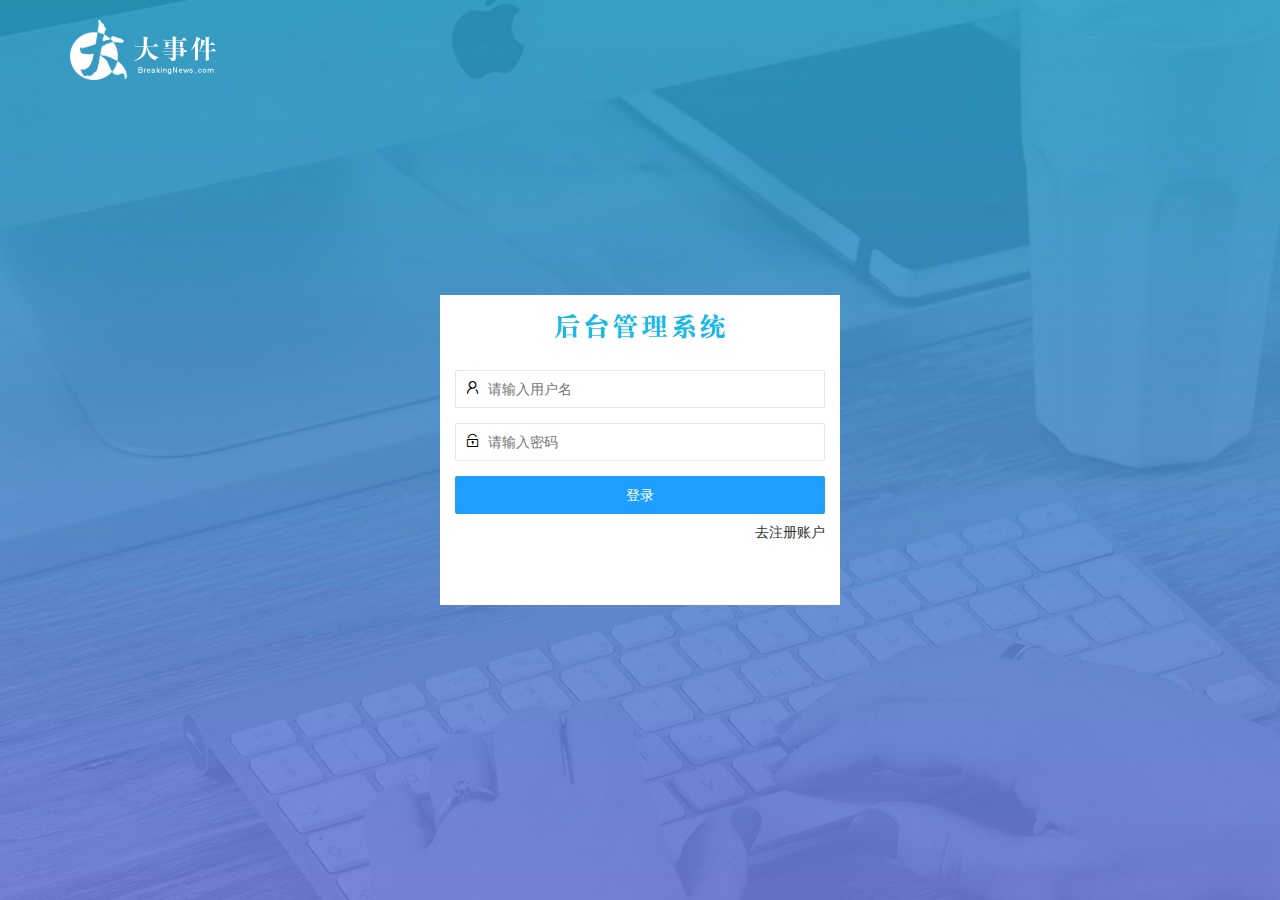
<file: login.html>
<!DOCTYPE html>
<html lang="en">

<head>
    <meta charset="UTF-8">
    <meta http-equiv="X-UA-Compatible" content="IE=edge">
    <meta name="viewport" content="width=device-width, initial-scale=1.0">
    <title>大事件</title>
    <link rel="stylesheet" href="assets/lib/layui/css/layui.css">
    <link rel="stylesheet" href="/assets/css/login.css">
</head>

<body>
    <!-- 图标 -->
    <div class="layui-main"><img src="assets/images1/logo.png" alt=""></div>
    <!-- 登录模块 -->
    <div class="login">
        <div class="login-box">
            <!-- 标题 -->
            <div class="title-box"><img src="assets/images1/login_title.png" alt=""></div>
            <!-- 登录注册 -->
            <form class="layui-form" action="" id="form_login">
                <div class="lay-form-item">
                    <i class="layui-icon layui-icon-username" style="font-size: 15px; color: #000;"></i>
                    <input type="text" name="username" required lay-verify="required" placeholder="请输入用户名"
                        autocomplete="off" class="layui-input">
                </div>
                <div class="lay-form-item">
                    <i class="layui-icon layui-icon-password" style="font-size: 15px; color: #000;"></i>
                    <input type="password" name="password" required lay-verify="required|psw" placeholder="请输入密码"
                        autocomplete="off" class="layui-input">
                </div>
                <button class="layui-btn layui-btn-fluid  layui-btn-normal" lay-submit lay-filter="formDemo"
                    type="submit">登录</button>
                <div class="login-end"><a href="javascript:;" class="link-reg">去注册账户</a></div>
            </form>

        </div>
        <div class="reg-box">
            <!-- 标题 -->
            <div class="title-box"><img src="assets/images1/login_title.png" alt=""></div>
            <!-- 登录注册 -->
            <form class="layui-form" id="form_reg">
                <div class="lay-form-item">
                    <i class="layui-icon layui-icon-username" style="font-size: 15px; color: #000;"></i>
                    <input type="text" name="username" required lay-verify="required" placeholder="请输入用户名"
                        autocomplete="off" class="layui-input first">
                </div>
                <div class="lay-form-item">
                    <i class="layui-icon layui-icon-password" style="font-size: 15px; color: #000;"></i>
                    <input type="password" name="password" required lay-verify="required|psw" placeholder="请输入密码"
                        autocomplete="off" class="layui-input" id="psw">
                </div>
                <div class="lay-form-item">
                    <i class="layui-icon layui-icon-password" style="font-size: 15px; color: #000;"></i>
                    <input type="password" name="repassword" required lay-verify="required|psw" placeholder="再次输入密码"
                        autocomplete="off" class="layui-input" id="repsw">
                </div>
                <button class="layui-btn layui-btn-fluid  layui-btn-normal" lay-submit lay-filter="formDemo"
                    id="reg-end" type="submit">注册</button>
                <div class="reg-end"><a href="javascript:;" class="link-login">去登录</a></div>
            </form>


        </div>

    </div>
    <script src="assets/lib/layui/layui.all.js"></script>
    <script src="assets/lib/jquery.js"></script>
    <script src="assets/js/baseAPI.js"></script>
    <script src="assets/js/login.js"></script>

</body>

</html>
</file>
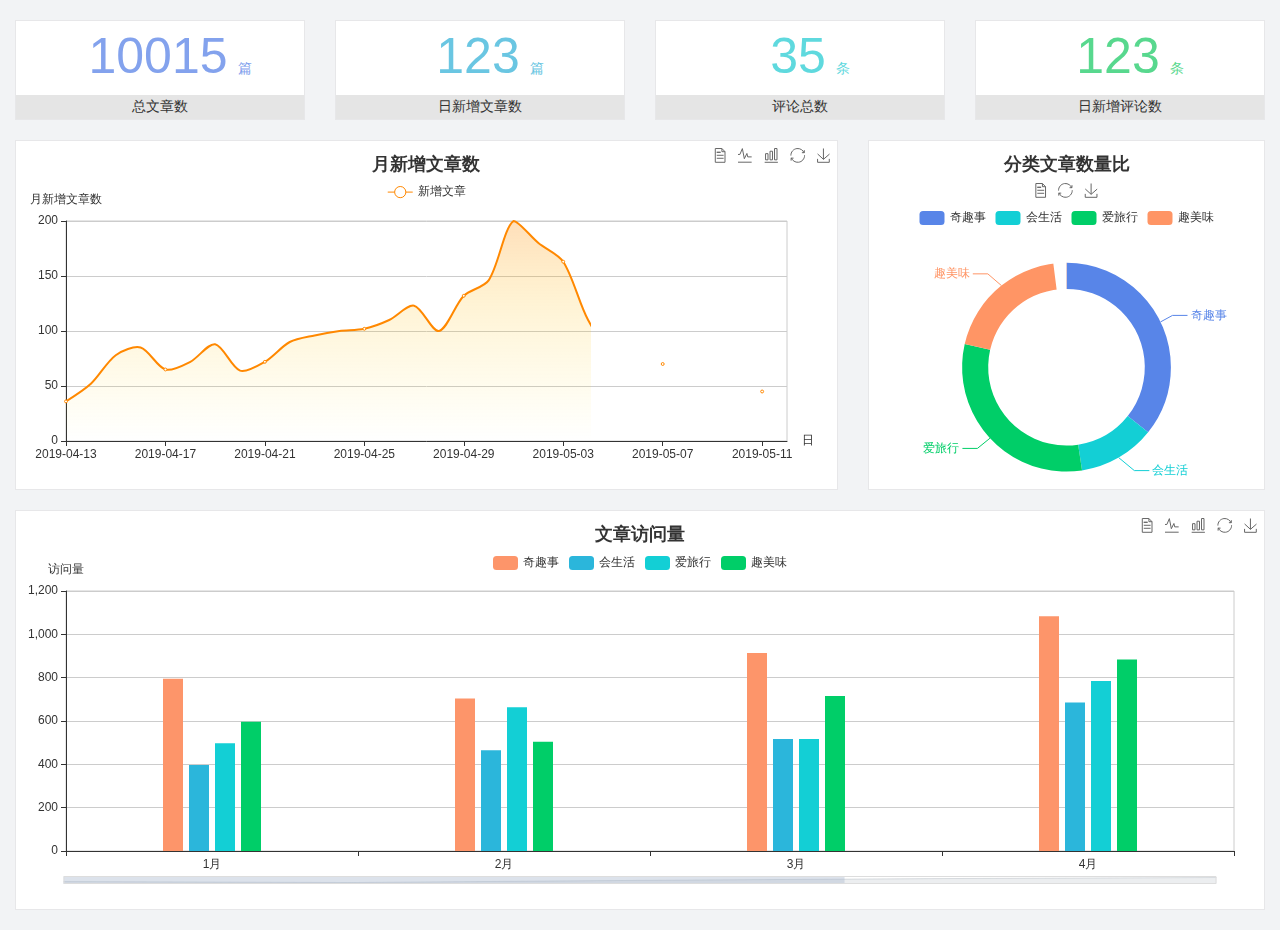
<file: home/dashboard.html>
<!DOCTYPE html>
<html lang="en">

<head>
  <meta charset="UTF-8">
  <meta name="viewport" content="width=device-width, initial-scale=1.0">
  <meta http-equiv="X-UA-Compatible" content="ie=edge">
  <title>图表统计</title>
  <link rel="stylesheet" href="../../assets/lib/bootstrap.css" />
  <link rel="stylesheet" href="../../assets/lib/main.css" />
  <script src="../../assets/lib/jquery.js"></script>
  <script type="text/javascript" src="../../assets/lib/echarts.min.js"></script>
</head>

<body>
  <div class="container-fluid">
    <div class="row spannel_list">
      <div class="col-sm-3 col-xs-6">
        <div class="spannel">
          <em>10015</em><span>篇</span>
          <b>总文章数</b>
        </div>
      </div>
      <div class="col-sm-3 col-xs-6">
        <div class="spannel scolor01">
          <em>123</em><span>篇</span>
          <b>日新增文章数</b>
        </div>
      </div>
      <div class="col-sm-3 col-xs-6">
        <div class="spannel scolor02">
          <em>35</em><span>条</span>
          <b>评论总数</b>
        </div>
      </div>
      <div class="col-sm-3 col-xs-6">
        <div class="spannel scolor03">
          <em>123</em><span>条</span>
          <b>日新增评论数</b>
        </div>
      </div>
    </div>
  </div>

  <div class="container-fluid">
    <div class="row curve-pie">
      <div class="col-lg-8 col-md-8">
        <div class="gragh_pannel" id="curve_show"></div>
      </div>
      <div class="col-lg-4 col-md-4">
        <div class="gragh_pannel" id="pie_show"></div>
      </div>
    </div>
  </div>

  <div class="container-fluid">
    <div class="column_pannel" id="column_show"></div>
  </div>

  <script>
    var oChart = echarts.init(document.getElementById('curve_show'));
    var aList_all = [
      { 'count': 36, 'date': '2019-04-13' },
      { 'count': 52, 'date': '2019-04-14' },
      { 'count': 78, 'date': '2019-04-15' },
      { 'count': 85, 'date': '2019-04-16' },
      { 'count': 65, 'date': '2019-04-17' },
      { 'count': 72, 'date': '2019-04-18' },
      { 'count': 88, 'date': '2019-04-19' },
      { 'count': 64, 'date': '2019-04-20' },
      { 'count': 72, 'date': '2019-04-21' },
      { 'count': 90, 'date': '2019-04-22' },
      { 'count': 96, 'date': '2019-04-23' },
      { 'count': 100, 'date': '2019-04-24' },
      { 'count': 102, 'date': '2019-04-25' },
      { 'count': 110, 'date': '2019-04-26' },
      { 'count': 123, 'date': '2019-04-27' },
      { 'count': 100, 'date': '2019-04-28' },
      { 'count': 132, 'date': '2019-04-29' },
      { 'count': 146, 'date': '2019-04-30' },
      { 'count': 200, 'date': '2019-05-01' },
      { 'count': 180, 'date': '2019-05-02' },
      { 'count': 163, 'date': '2019-05-03' },
      { 'count': 110, 'date': '2019-05-04' },
      { 'count': 80, 'date': '2019-05-05' },
      { 'count': 82, 'date': '2019-05-06' },
      { 'count': 70, 'date': '2019-05-07' },
      { 'count': 65, 'date': '2019-05-08' },
      { 'count': 54, 'date': '2019-05-09' },
      { 'count': 40, 'date': '2019-05-10' },
      { 'count': 45, 'date': '2019-05-11' },
      { 'count': 38, 'date': '2019-05-12' },
    ];

    let aCount = [];
    let aDate = [];

    for (var i = 0; i < aList_all.length; i++) {
      aCount.push(aList_all[i].count);
      aDate.push(aList_all[i].date);
    }

    var chartopt = {
      title: {
        text: '月新增文章数',
        left: 'center',
        top: '10'
      },
      tooltip: {
        trigger: 'axis'
      },
      legend: {
        data: ['新增文章'],
        top: '40'
      },
      toolbox: {
        show: true,
        feature: {
          mark: { show: true },
          dataView: { show: true, readOnly: false },
          magicType: { show: true, type: ['line', 'bar'] },
          restore: { show: true },
          saveAsImage: { show: true }
        }
      },
      calculable: true,
      xAxis: [
        {
          name: '日',
          type: 'category',
          boundaryGap: false,
          data: aDate
        }
      ],
      yAxis: [
        {
          name: '月新增文章数',
          type: 'value'
        }
      ],
      series: [
        {
          name: '新增文章',
          type: 'line',
          smooth: true,
          itemStyle: { normal: { areaStyle: { type: 'default' }, color: '#f80' }, lineStyle: { color: '#f80' } },
          data: aCount
        }],
      areaStyle: {
        normal: {
          color: new echarts.graphic.LinearGradient(0, 0, 0, 1, [{
            offset: 0,
            color: 'rgba(255,136,0,0.39)'
          }, {
            offset: .34,
            color: 'rgba(255,180,0,0.25)'
          }, {
            offset: 1,
            color: 'rgba(255,222,0,0.00)'
          }])

        }
      },
      grid: {
        show: true,
        x: 50,
        x2: 50,
        y: 80,
        height: 220
      }
    };

    oChart.setOption(chartopt);


    var oPie = echarts.init(document.getElementById('pie_show'));
    var oPieopt =
    {
      title: {
        top: 10,
        text: '分类文章数量比',
        x: 'center'
      },
      tooltip: {
        trigger: 'item',
        formatter: "{a} <br/>{b} : {c} ({d}%)"
      },
      color: ['#5885e8', '#13cfd5', '#00ce68', '#ff9565'],
      legend: {
        x: 'center',
        top: 65,
        data: ['奇趣事', '会生活', '爱旅行', '趣美味']
      },
      toolbox: {
        show: true,
        x: 'center',
        top: 35,
        feature: {
          mark: { show: true },
          dataView: { show: true, readOnly: false },
          magicType: {
            show: true,
            type: ['pie', 'funnel'],
            option: {
              funnel: {
                x: '25%',
                width: '50%',
                funnelAlign: 'left',
                max: 1548
              }
            }
          },
          restore: { show: true },
          saveAsImage: { show: true }
        }
      },
      calculable: true,
      series: [
        {
          name: '访问来源',
          type: 'pie',
          radius: ['45%', '60%'],
          center: ['50%', '65%'],
          data: [
            { value: 300, name: '奇趣事' },
            { value: 100, name: '会生活' },
            { value: 260, name: '爱旅行' },
            { value: 180, name: '趣美味' }
          ]
        }
      ]
    };
    oPie.setOption(oPieopt);



    var oColumn = this.echarts.init(document.getElementById('column_show'));
    var oColumnopt =
    {
      title: {
        text: '文章访问量',
        left: 'center',
        top: '10'
      },
      tooltip: {
        trigger: 'axis'
      },
      legend: {
        data: ['奇趣事', '会生活', '爱旅行', '趣美味'],
        top: '40'
      },
      toolbox: {
        show: true,
        feature: {
          mark: { show: true },
          dataView: { show: true, readOnly: false },
          magicType: { show: true, type: ['line', 'bar'] },
          restore: { show: true },
          saveAsImage: { show: true }
        }
      },
      calculable: true,
      xAxis: [
        {
          type: 'category',
          data: ['1月', '2月', '3月', '4月', '5月']
        }
      ],
      yAxis: [
        {
          name: '访问量',
          type: 'value'
        }
      ],
      series: [
        {
          name: '奇趣事',
          type: 'bar',
          barWidth: 20,
          itemStyle: {
            normal: { areaStyle: { type: 'default' }, color: '#fd956a' }
          },
          data: [800, 708, 920, 1090, 1200]
        },
        {
          name: '会生活',
          type: 'bar',
          barWidth: 20,
          itemStyle: {
            normal: { areaStyle: { type: 'default' }, color: '#2bb6db' }
          },
          data: [400, 468, 520, 690, 800]
        },
        {
          name: '爱旅行',
          type: 'bar',
          barWidth: 20,
          itemStyle: {
            normal: { areaStyle: { type: 'default' }, color: '#13cfd5' }
          },
          data: [500, 668, 520, 790, 900]
        },
        {
          name: '趣美味',
          type: 'bar',
          barWidth: 20,
          itemStyle: {
            normal: { areaStyle: { type: 'default' }, color: '#00ce68' }
          },
          data: [600, 508, 720, 890, 1000]
        }
      ],
      grid: {
        show: true,
        x: 50,
        x2: 30,
        y: 80,
        height: 260
      },
      dataZoom: [//给x轴设置滚动条
        {
          start: 0,//默认为0
          end: 100 - 1000 / 31,//默认为100
          type: 'slider',
          show: true,
          xAxisIndex: [0],
          handleSize: 0,//滑动条的 左右2个滑动条的大小
          height: 8,//组件高度
          left: 45, //左边的距离
          right: 50,//右边的距离
          bottom: 26,//右边的距离
          handleColor: '#ddd',//h滑动图标的颜色
          handleStyle: {
            borderColor: "#cacaca",
            borderWidth: "1",
            shadowBlur: 2,
            background: "#ddd",
            shadowColor: "#ddd",
          }
        }]
    };
    oColumn.setOption(oColumnopt);
  </script>
</body>

</html>
</file>
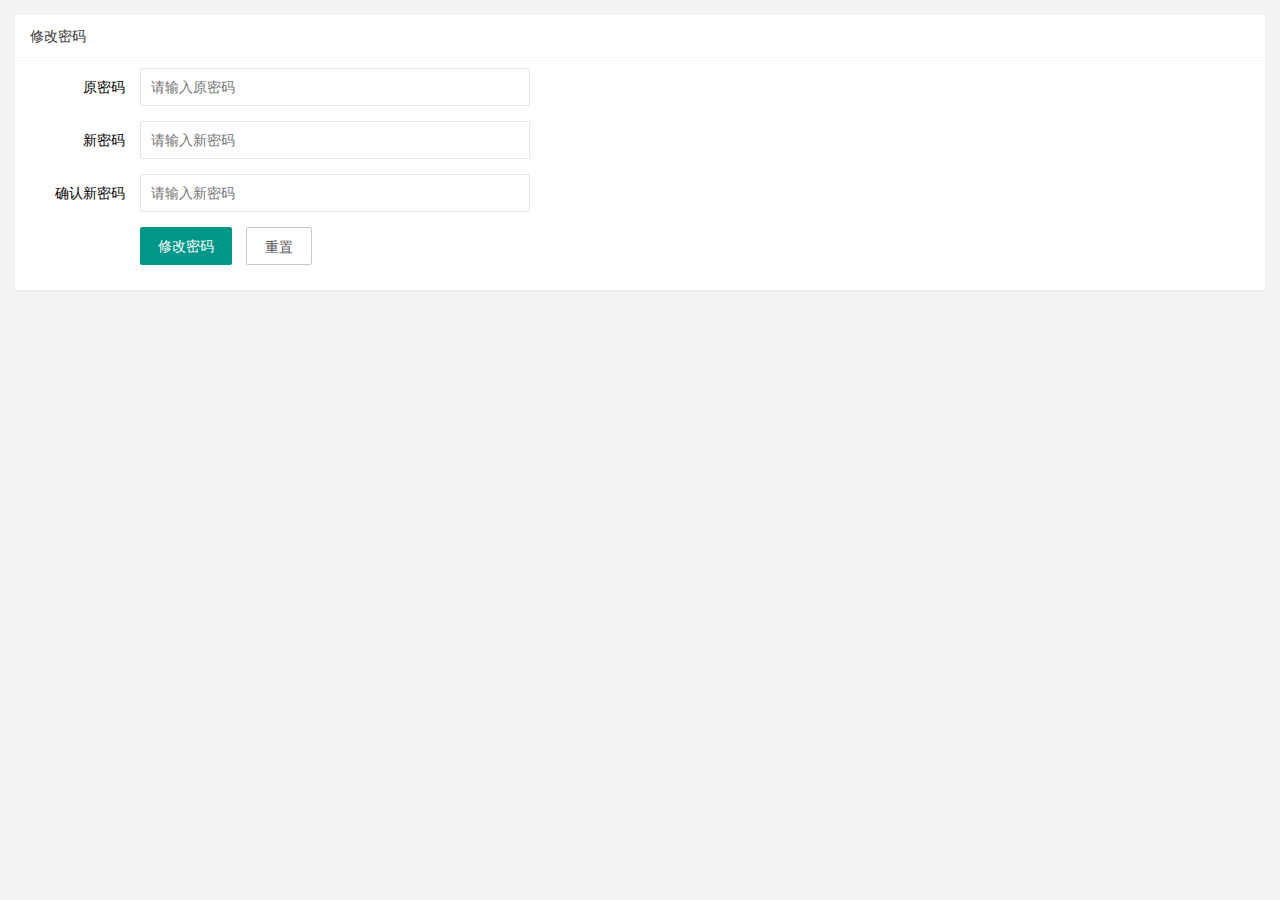
<file: user/pwd_reset.html>
<!DOCTYPE html>
<html lang="en">

<head>
    <meta charset="UTF-8">
    <meta http-equiv="X-UA-Compatible" content="IE=edge">
    <meta name="viewport" content="width=device-width, initial-scale=1.0">
    <title>重置密码</title>
    <link rel="stylesheet" href="../assets/lib/layui/css/layui.css">
    <link rel="stylesheet" href="../assets/css/user/pwd_reset.css">
</head>

<body>
    <div class="layui-card">
        <div class="layui-card-header">修改密码</div>
        <div class="layui-card-body">
            <form class="layui-form">
                <!-- <input type="hidden" name="id"> -->
                <div class="layui-form-item">
                    <label class="layui-form-label">原密码</label>
                    <div class="layui-input-block">
                        <input type="password" name="oldpwd" placeholder="请输入原密码" autocomplete="off"
                            lay-verify="required|pwd" class="layui-input" />
                    </div>
                </div>
                <div class="layui-form-item">
                    <label class="layui-form-label">新密码</label>
                    <div class="layui-input-block">
                        <input type="password" name="newpwd" required lay-verify="required|pwd|latepwd"
                            placeholder="请输入新密码" autocomplete="off" class="layui-input">
                    </div>
                </div>
                <div class="layui-form-item">
                    <label class="layui-form-label">确认新密码</label>
                    <div class="layui-input-block">
                        <input type="password" name="renewpwd" required lay-verify="required|relatepwd"
                            placeholder="请输入新密码" autocomplete="off" class="layui-input">
                    </div>
                </div>
                <div class="layui-form-item">
                    <div class="layui-input-block">
                        <button class="layui-btn">修改密码</button>
                        <button type="reset" class="layui-btn layui-btn-primary" id="btn-reset">重置</button>
                    </div>
                </div>
            </form>
        </div>
        <script src="../assets/lib/layui/layui.all.js"></script>
        <script src="../assets/lib/jquery.js"></script>
        <script src="../assets/js/baseAPI.js"></script>
        <script src="../assets/js/user/pwd_reset.js"></script>
</body>

</html>
</file>
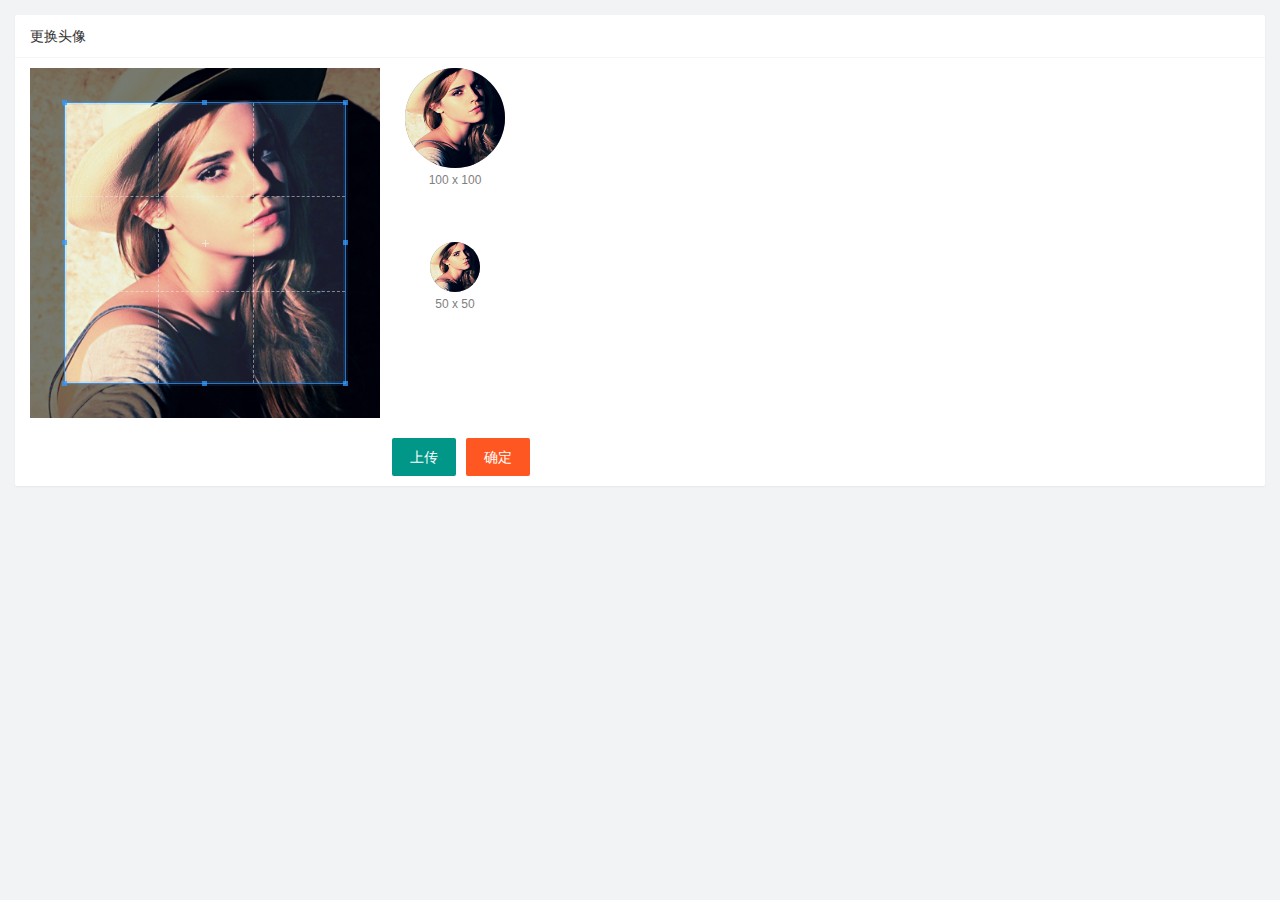
<file: user/user_avater.html>
<!DOCTYPE html>
<html lang="en">

<head>
    <meta charset="UTF-8">
    <meta http-equiv="X-UA-Compatible" content="IE=edge">
    <meta name="viewport" content="width=device-width, initial-scale=1.0">
    <title>Document</title>
    <link rel="stylesheet" href="../assets/lib/layui/css/layui.css">
    <link rel="stylesheet" href="../assets/css/user/user_avater.css">
    <link rel="stylesheet" href="../assets/lib/cropper/cropper.css">
</head>

<body>
    <div class="layui-card">
        <div class="layui-card-header">更换头像</div>
        <div class="layui-card-body">
            <!-- 第一行的图片裁剪和预览区域 -->
            <div class="row1">
                <!-- 图片裁剪区域 -->
                <div class="cropper-box">
                    <!-- 这个 img 标签很重要，将来会把它初始化为裁剪区域 -->
                    <img id="image" src="/assets/images1/sample.jpg" />
                </div>
                <!-- 图片的预览区域 -->
                <div class="preview-box">
                    <div>
                        <!-- 宽高为 100px 的预览区域 -->
                        <div class="img-preview w100"></div>
                        <p class="size">100 x 100</p>
                    </div>
                    <div>
                        <!-- 宽高为 50px 的预览区域 -->
                        <div class="img-preview w50"></div>
                        <p class="size">50 x 50</p>
                    </div>
                </div>
            </div>
            <!-- 第二行的按钮区域 -->
            <div class="row2">
                <!-- 通过accept可以指定选择什么格式的文件 -->
                <input type="file" id="file" name="flie" accept="image/png,image/jpg">
                <button type="button" class="layui-btn btnChooseImg">上传</button>
                <button type="button" class="layui-btn layui-btn-danger" id="btnUpload">确定</button>
            </div>


            <script src="../assets/lib/layui/layui.all.js"></script>
            <script src="../assets/lib/jquery.js"></script>
            <script src="../assets/lib/cropper/Cropper.js"></script>
            <script src="../assets/lib/cropper/jquery-cropper.js"></script>
            <script src="../assets/js/baseAPI.js"></script>
            <script src="../assets/js/user/user_avater.js"></script>

</body>

</html>
</file>
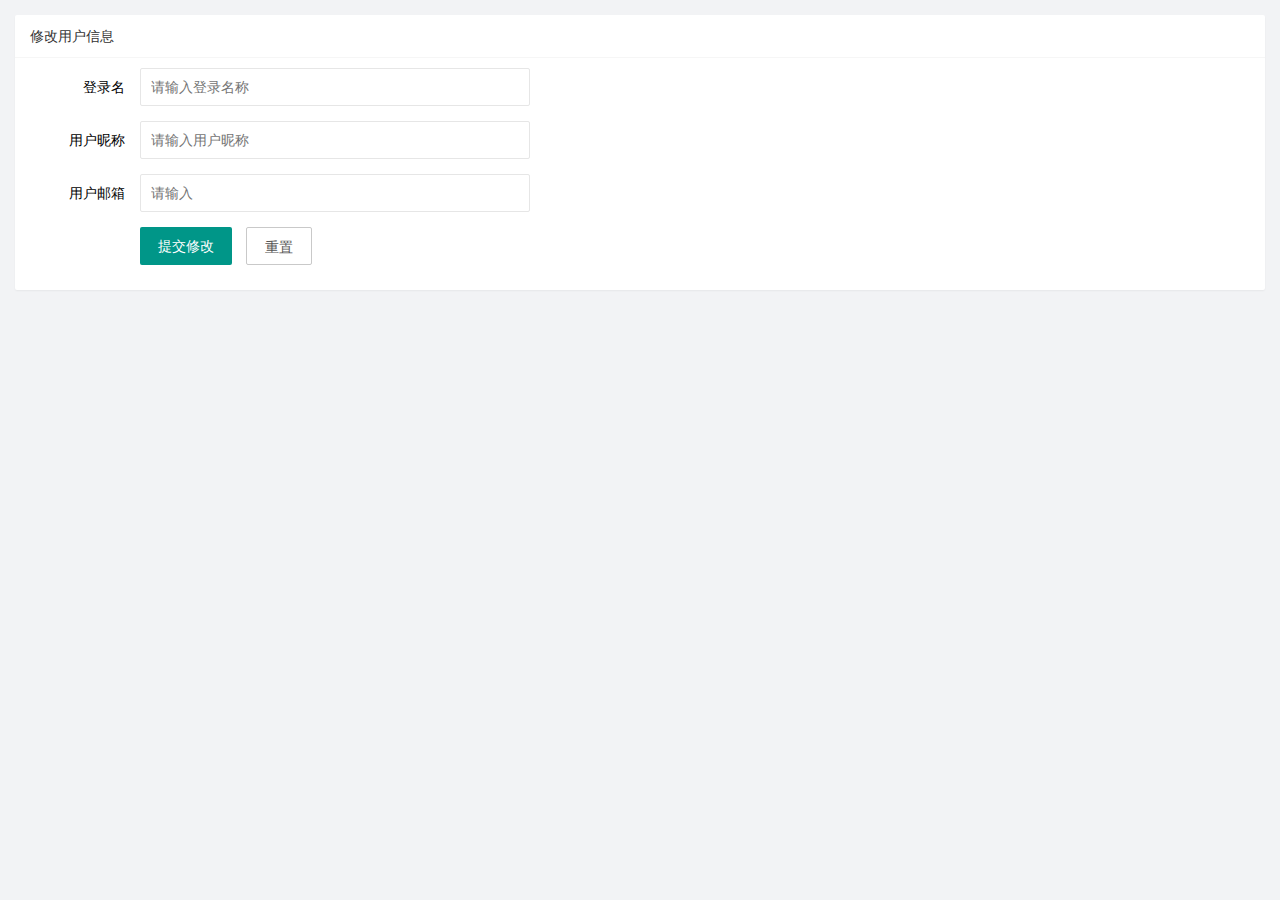
<file: user/user_info.html>
<!DOCTYPE html>
<html lang="en">

<head>
    <meta charset="UTF-8">
    <meta http-equiv="X-UA-Compatible" content="IE=edge">
    <meta name="viewport" content="width=device-width, initial-scale=1.0">
    <title>Document</title>
    <link rel="stylesheet" href="../assets/lib/layui/css/layui.css">
    <link rel="stylesheet" href="../assets/css/user/user_info.css">

</head>

<body>
    <div class="layui-card">
        <div class="layui-card-header">修改用户信息</div>
        <div class="layui-card-body">
            <form class="layui-form" lay-filter="userInfo">
                <input type="hidden" name="id">
                <div class="layui-form-item">
                    <label class="layui-form-label">登录名</label>
                    <div class="layui-input-block">
                        <input type="text" name="username" placeholder="请输入登录名称" autocomplete="off"
                            class="layui-input first" readonly />
                    </div>
                </div>
                <div class="layui-form-item">
                    <label class="layui-form-label">用户昵称</label>
                    <div class="layui-input-block">
                        <input type="text" name="nickname" required lay-verify="required|nikename" placeholder="请输入用户昵称"
                            autocomplete="off" class="layui-input">
                    </div>
                </div>
                <div class="layui-form-item">
                    <label class="layui-form-label">用户邮箱</label>
                    <div class="layui-input-block">
                        <input type="text" name="email" required lay-verify="required|email" placeholder="请输入" 用户邮箱
                            autocomplete="off" class="layui-input">
                    </div>
                </div>
                <div class="layui-form-item">
                    <div class="layui-input-block">
                        <button class="layui-btn" lay-submit lay-filter="formDemo">提交修改</button>
                        <button type="reset" class="layui-btn layui-btn-primary" id="btn-reset">重置</button>
                    </div>
                </div>
            </form>
        </div>
    </div>
    <script src="../assets/lib/layui/layui.all.js"></script>
    <script src="../assets/lib/jquery.js"></script>
    <script src="../assets/js/baseAPI.js"></script>
    <script src="../assets/js/user/user_info.js"></script>

</body>

</html>
</file>
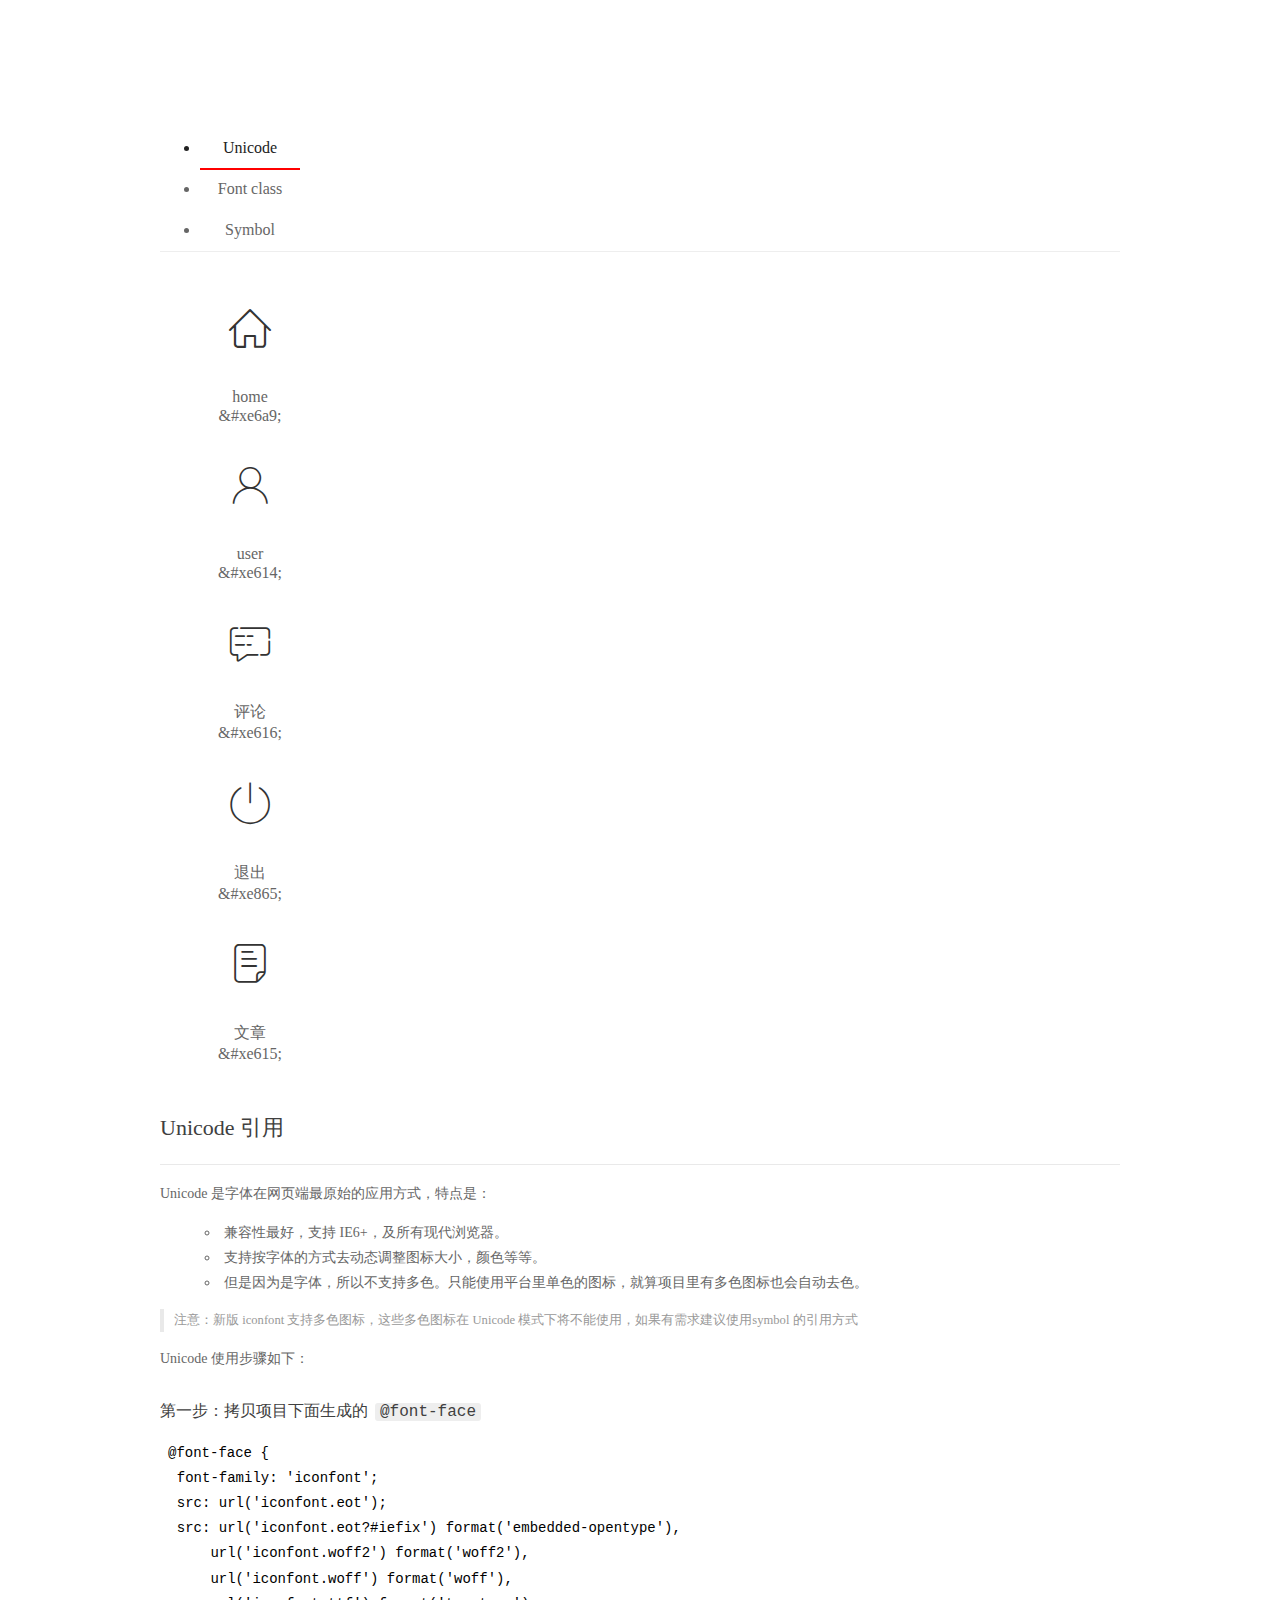
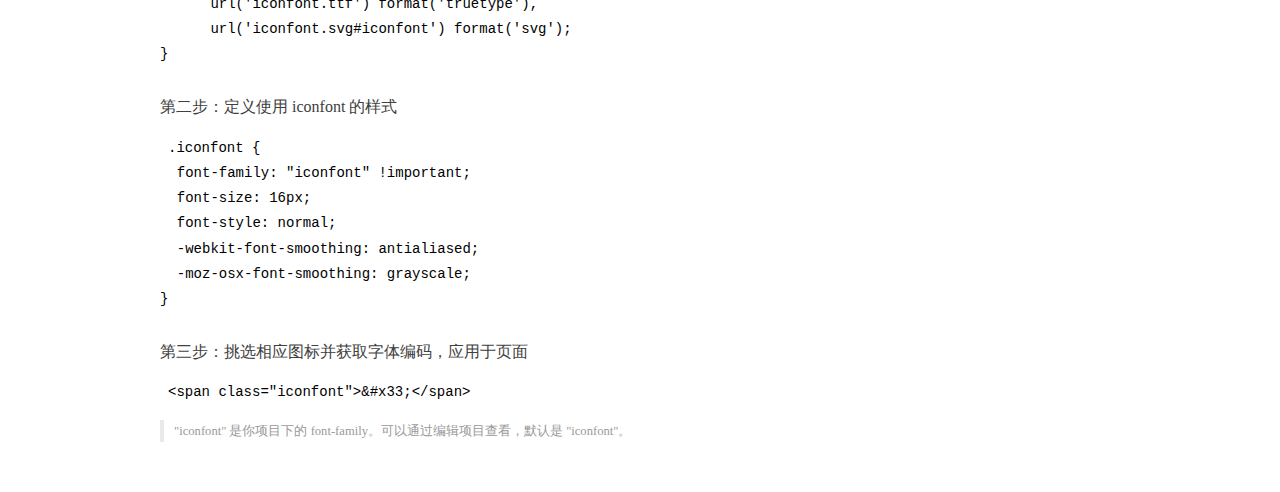
<file: assets/fonts/demo_index.html>
<!DOCTYPE html>
<html>
<head>
  <meta charset="utf-8"/>
  <title>IconFont Demo</title>
  <link rel="shortcut icon" href="https://gtms04.alicdn.com/tps/i4/TB1_oz6GVXXXXaFXpXXJDFnIXXX-64-64.ico" type="image/x-icon"/>
  <link rel="stylesheet" href="https://g.alicdn.com/thx/cube/1.3.2/cube.min.css">
  <link rel="stylesheet" href="demo.css">
  <link rel="stylesheet" href="iconfont.css">
  <script src="iconfont.js"></script>
  <!-- jQuery -->
  <script src="https://a1.alicdn.com/oss/uploads/2018/12/26/7bfddb60-08e8-11e9-9b04-53e73bb6408b.js"></script>
  <!-- 代码高亮 -->
  <script src="https://a1.alicdn.com/oss/uploads/2018/12/26/a3f714d0-08e6-11e9-8a15-ebf944d7534c.js"></script>
</head>
<body>
  <div class="main">
    <h1 class="logo"><a href="https://www.iconfont.cn/" title="iconfont 首页" target="_blank">&#xe86b;</a></h1>
    <div class="nav-tabs">
      <ul id="tabs" class="dib-box">
        <li class="dib active"><span>Unicode</span></li>
        <li class="dib"><span>Font class</span></li>
        <li class="dib"><span>Symbol</span></li>
      </ul>
      
    </div>
    <div class="tab-container">
      <div class="content unicode" style="display: block;">
          <ul class="icon_lists dib-box">
          
            <li class="dib">
              <span class="icon iconfont">&#xe6a9;</span>
                <div class="name">home</div>
                <div class="code-name">&amp;#xe6a9;</div>
              </li>
          
            <li class="dib">
              <span class="icon iconfont">&#xe614;</span>
                <div class="name">user</div>
                <div class="code-name">&amp;#xe614;</div>
              </li>
          
            <li class="dib">
              <span class="icon iconfont">&#xe616;</span>
                <div class="name">评论</div>
                <div class="code-name">&amp;#xe616;</div>
              </li>
          
            <li class="dib">
              <span class="icon iconfont">&#xe865;</span>
                <div class="name">退出</div>
                <div class="code-name">&amp;#xe865;</div>
              </li>
          
            <li class="dib">
              <span class="icon iconfont">&#xe615;</span>
                <div class="name">文章</div>
                <div class="code-name">&amp;#xe615;</div>
              </li>
          
          </ul>
          <div class="article markdown">
          <h2 id="unicode-">Unicode 引用</h2>
          <hr>

          <p>Unicode 是字体在网页端最原始的应用方式，特点是：</p>
          <ul>
            <li>兼容性最好，支持 IE6+，及所有现代浏览器。</li>
            <li>支持按字体的方式去动态调整图标大小，颜色等等。</li>
            <li>但是因为是字体，所以不支持多色。只能使用平台里单色的图标，就算项目里有多色图标也会自动去色。</li>
          </ul>
          <blockquote>
            <p>注意：新版 iconfont 支持多色图标，这些多色图标在 Unicode 模式下将不能使用，如果有需求建议使用symbol 的引用方式</p>
          </blockquote>
          <p>Unicode 使用步骤如下：</p>
          <h3 id="-font-face">第一步：拷贝项目下面生成的 <code>@font-face</code></h3>
<pre><code class="language-css"
>@font-face {
  font-family: 'iconfont';
  src: url('iconfont.eot');
  src: url('iconfont.eot?#iefix') format('embedded-opentype'),
      url('iconfont.woff2') format('woff2'),
      url('iconfont.woff') format('woff'),
      url('iconfont.ttf') format('truetype'),
      url('iconfont.svg#iconfont') format('svg');
}
</code></pre>
          <h3 id="-iconfont-">第二步：定义使用 iconfont 的样式</h3>
<pre><code class="language-css"
>.iconfont {
  font-family: "iconfont" !important;
  font-size: 16px;
  font-style: normal;
  -webkit-font-smoothing: antialiased;
  -moz-osx-font-smoothing: grayscale;
}
</code></pre>
          <h3 id="-">第三步：挑选相应图标并获取字体编码，应用于页面</h3>
<pre>
<code class="language-html"
>&lt;span class="iconfont"&gt;&amp;#x33;&lt;/span&gt;
</code></pre>
          <blockquote>
            <p>"iconfont" 是你项目下的 font-family。可以通过编辑项目查看，默认是 "iconfont"。</p>
          </blockquote>
          </div>
      </div>
      <div class="content font-class">
        <ul class="icon_lists dib-box">
          
          <li class="dib">
            <span class="icon iconfont icon-home"></span>
            <div class="name">
              home
            </div>
            <div class="code-name">.icon-home
            </div>
          </li>
          
          <li class="dib">
            <span class="icon iconfont icon-user"></span>
            <div class="name">
              user
            </div>
            <div class="code-name">.icon-user
            </div>
          </li>
          
          <li class="dib">
            <span class="icon iconfont icon-pinglun"></span>
            <div class="name">
              评论
            </div>
            <div class="code-name">.icon-pinglun
            </div>
          </li>
          
          <li class="dib">
            <span class="icon iconfont icon-tuichu"></span>
            <div class="name">
              退出
            </div>
            <div class="code-name">.icon-tuichu
            </div>
          </li>
          
          <li class="dib">
            <span class="icon iconfont icon-16"></span>
            <div class="name">
              文章
            </div>
            <div class="code-name">.icon-16
            </div>
          </li>
          
        </ul>
        <div class="article markdown">
        <h2 id="font-class-">font-class 引用</h2>
        <hr>

        <p>font-class 是 Unicode 使用方式的一种变种，主要是解决 Unicode 书写不直观，语意不明确的问题。</p>
        <p>与 Unicode 使用方式相比，具有如下特点：</p>
        <ul>
          <li>兼容性良好，支持 IE8+，及所有现代浏览器。</li>
          <li>相比于 Unicode 语意明确，书写更直观。可以很容易分辨这个 icon 是什么。</li>
          <li>因为使用 class 来定义图标，所以当要替换图标时，只需要修改 class 里面的 Unicode 引用。</li>
          <li>不过因为本质上还是使用的字体，所以多色图标还是不支持的。</li>
        </ul>
        <p>使用步骤如下：</p>
        <h3 id="-fontclass-">第一步：引入项目下面生成的 fontclass 代码：</h3>
<pre><code class="language-html">&lt;link rel="stylesheet" href="./iconfont.css"&gt;
</code></pre>
        <h3 id="-">第二步：挑选相应图标并获取类名，应用于页面：</h3>
<pre><code class="language-html">&lt;span class="iconfont icon-xxx"&gt;&lt;/span&gt;
</code></pre>
        <blockquote>
          <p>"
            iconfont" 是你项目下的 font-family。可以通过编辑项目查看，默认是 "iconfont"。</p>
        </blockquote>
      </div>
      </div>
      <div class="content symbol">
          <ul class="icon_lists dib-box">
          
            <li class="dib">
                <svg class="icon svg-icon" aria-hidden="true">
                  <use xlink:href="#icon-home"></use>
                </svg>
                <div class="name">home</div>
                <div class="code-name">#icon-home</div>
            </li>
          
            <li class="dib">
                <svg class="icon svg-icon" aria-hidden="true">
                  <use xlink:href="#icon-user"></use>
                </svg>
                <div class="name">user</div>
                <div class="code-name">#icon-user</div>
            </li>
          
            <li class="dib">
                <svg class="icon svg-icon" aria-hidden="true">
                  <use xlink:href="#icon-pinglun"></use>
                </svg>
                <div class="name">评论</div>
                <div class="code-name">#icon-pinglun</div>
            </li>
          
            <li class="dib">
                <svg class="icon svg-icon" aria-hidden="true">
                  <use xlink:href="#icon-tuichu"></use>
                </svg>
                <div class="name">退出</div>
                <div class="code-name">#icon-tuichu</div>
            </li>
          
            <li class="dib">
                <svg class="icon svg-icon" aria-hidden="true">
                  <use xlink:href="#icon-16"></use>
                </svg>
                <div class="name">文章</div>
                <div class="code-name">#icon-16</div>
            </li>
          
          </ul>
          <div class="article markdown">
          <h2 id="symbol-">Symbol 引用</h2>
          <hr>

          <p>这是一种全新的使用方式，应该说这才是未来的主流，也是平台目前推荐的用法。相关介绍可以参考这篇<a href="">文章</a>
            这种用法其实是做了一个 SVG 的集合，与另外两种相比具有如下特点：</p>
          <ul>
            <li>支持多色图标了，不再受单色限制。</li>
            <li>通过一些技巧，支持像字体那样，通过 <code>font-size</code>, <code>color</code> 来调整样式。</li>
            <li>兼容性较差，支持 IE9+，及现代浏览器。</li>
            <li>浏览器渲染 SVG 的性能一般，还不如 png。</li>
          </ul>
          <p>使用步骤如下：</p>
          <h3 id="-symbol-">第一步：引入项目下面生成的 symbol 代码：</h3>
<pre><code class="language-html">&lt;script src="./iconfont.js"&gt;&lt;/script&gt;
</code></pre>
          <h3 id="-css-">第二步：加入通用 CSS 代码（引入一次就行）：</h3>
<pre><code class="language-html">&lt;style&gt;
.icon {
  width: 1em;
  height: 1em;
  vertical-align: -0.15em;
  fill: currentColor;
  overflow: hidden;
}
&lt;/style&gt;
</code></pre>
          <h3 id="-">第三步：挑选相应图标并获取类名，应用于页面：</h3>
<pre><code class="language-html">&lt;svg class="icon" aria-hidden="true"&gt;
  &lt;use xlink:href="#icon-xxx"&gt;&lt;/use&gt;
&lt;/svg&gt;
</code></pre>
          </div>
      </div>

    </div>
  </div>
  <script>
  $(document).ready(function () {
      $('.tab-container .content:first').show()

      $('#tabs li').click(function (e) {
        var tabContent = $('.tab-container .content')
        var index = $(this).index()

        if ($(this).hasClass('active')) {
          return
        } else {
          $('#tabs li').removeClass('active')
          $(this).addClass('active')

          tabContent.hide().eq(index).fadeIn()
        }
      })
    })
  </script>
</body>
</html>
</file>
<file: assets/lib/layui/css/layui.css>
/** layui-v2.5.5 MIT License By https://www.layui.com */
 .layui-inline,img{display:inline-block;vertical-align:middle}h1,h2,h3,h4,h5,h6{font-weight:400}.layui-edge,.layui-header,.layui-inline,.layui-main{position:relative}.layui-body,.layui-edge,.layui-elip{overflow:hidden}.layui-btn,.layui-edge,.layui-inline,img{vertical-align:middle}.layui-btn,.layui-disabled,.layui-icon,.layui-unselect{-moz-user-select:none;-webkit-user-select:none;-ms-user-select:none}.layui-elip,.layui-form-checkbox span,.layui-form-pane .layui-form-label{text-overflow:ellipsis;white-space:nowrap}.layui-breadcrumb,.layui-tree-btnGroup{visibility:hidden}blockquote,body,button,dd,div,dl,dt,form,h1,h2,h3,h4,h5,h6,input,li,ol,p,pre,td,textarea,th,ul{margin:0;padding:0;-webkit-tap-highlight-color:rgba(0,0,0,0)}a:active,a:hover{outline:0}img{border:none}li{list-style:none}table{border-collapse:collapse;border-spacing:0}h4,h5,h6{font-size:100%}button,input,optgroup,option,select,textarea{font-family:inherit;font-size:inherit;font-style:inherit;font-weight:inherit;outline:0}pre{white-space:pre-wrap;white-space:-moz-pre-wrap;white-space:-pre-wrap;white-space:-o-pre-wrap;word-wrap:break-word}body{line-height:24px;font:14px Helvetica Neue,Helvetica,PingFang SC,Tahoma,Arial,sans-serif}hr{height:1px;margin:10px 0;border:0;clear:both}a{color:#333;text-decoration:none}a:hover{color:#777}a cite{font-style:normal;*cursor:pointer}.layui-border-box,.layui-border-box *{box-sizing:border-box}.layui-box,.layui-box *{box-sizing:content-box}.layui-clear{clear:both;*zoom:1}.layui-clear:after{content:'\20';clear:both;*zoom:1;display:block;height:0}.layui-inline{*display:inline;*zoom:1}.layui-edge{display:inline-block;width:0;height:0;border-width:6px;border-style:dashed;border-color:transparent}.layui-edge-top{top:-4px;border-bottom-color:#999;border-bottom-style:solid}.layui-edge-right{border-left-color:#999;border-left-style:solid}.layui-edge-bottom{top:2px;border-top-color:#999;border-top-style:solid}.layui-edge-left{border-right-color:#999;border-right-style:solid}.layui-disabled,.layui-disabled:hover{color:#d2d2d2!important;cursor:not-allowed!important}.layui-circle{border-radius:100%}.layui-show{display:block!important}.layui-hide{display:none!important}@font-face{font-family:layui-icon;src:url(../font/iconfont.eot?v=250);src:url(../font/iconfont.eot?v=250#iefix) format('embedded-opentype'),url(../font/iconfont.woff2?v=250) format('woff2'),url(../font/iconfont.woff?v=250) format('woff'),url(../font/iconfont.ttf?v=250) format('truetype'),url(../font/iconfont.svg?v=250#layui-icon) format('svg')}.layui-icon{font-family:layui-icon!important;font-size:16px;font-style:normal;-webkit-font-smoothing:antialiased;-moz-osx-font-smoothing:grayscale}.layui-icon-reply-fill:before{content:"\e611"}.layui-icon-set-fill:before{content:"\e614"}.layui-icon-menu-fill:before{content:"\e60f"}.layui-icon-search:before{content:"\e615"}.layui-icon-share:before{content:"\e641"}.layui-icon-set-sm:before{content:"\e620"}.layui-icon-engine:before{content:"\e628"}.layui-icon-close:before{content:"\1006"}.layui-icon-close-fill:before{content:"\1007"}.layui-icon-chart-screen:before{content:"\e629"}.layui-icon-star:before{content:"\e600"}.layui-icon-circle-dot:before{content:"\e617"}.layui-icon-chat:before{content:"\e606"}.layui-icon-release:before{content:"\e609"}.layui-icon-list:before{content:"\e60a"}.layui-icon-chart:before{content:"\e62c"}.layui-icon-ok-circle:before{content:"\1005"}.layui-icon-layim-theme:before{content:"\e61b"}.layui-icon-table:before{content:"\e62d"}.layui-icon-right:before{content:"\e602"}.layui-icon-left:before{content:"\e603"}.layui-icon-cart-simple:before{content:"\e698"}.layui-icon-face-cry:before{content:"\e69c"}.layui-icon-face-smile:before{content:"\e6af"}.layui-icon-survey:before{content:"\e6b2"}.layui-icon-tree:before{content:"\e62e"}.layui-icon-upload-circle:before{content:"\e62f"}.layui-icon-add-circle:before{content:"\e61f"}.layui-icon-download-circle:before{content:"\e601"}.layui-icon-templeate-1:before{content:"\e630"}.layui-icon-util:before{content:"\e631"}.layui-icon-face-surprised:before{content:"\e664"}.layui-icon-edit:before{content:"\e642"}.layui-icon-speaker:before{content:"\e645"}.layui-icon-down:before{content:"\e61a"}.layui-icon-file:before{content:"\e621"}.layui-icon-layouts:before{content:"\e632"}.layui-icon-rate-half:before{content:"\e6c9"}.layui-icon-add-circle-fine:before{content:"\e608"}.layui-icon-prev-circle:before{content:"\e633"}.layui-icon-read:before{content:"\e705"}.layui-icon-404:before{content:"\e61c"}.layui-icon-carousel:before{content:"\e634"}.layui-icon-help:before{content:"\e607"}.layui-icon-code-circle:before{content:"\e635"}.layui-icon-water:before{content:"\e636"}.layui-icon-username:before{content:"\e66f"}.layui-icon-find-fill:before{content:"\e670"}.layui-icon-about:before{content:"\e60b"}.layui-icon-location:before{content:"\e715"}.layui-icon-up:before{content:"\e619"}.layui-icon-pause:before{content:"\e651"}.layui-icon-date:before{content:"\e637"}.layui-icon-layim-uploadfile:before{content:"\e61d"}.layui-icon-delete:before{content:"\e640"}.layui-icon-play:before{content:"\e652"}.layui-icon-top:before{content:"\e604"}.layui-icon-friends:before{content:"\e612"}.layui-icon-refresh-3:before{content:"\e9aa"}.layui-icon-ok:before{content:"\e605"}.layui-icon-layer:before{content:"\e638"}.layui-icon-face-smile-fine:before{content:"\e60c"}.layui-icon-dollar:before{content:"\e659"}.layui-icon-group:before{content:"\e613"}.layui-icon-layim-download:before{content:"\e61e"}.layui-icon-picture-fine:before{content:"\e60d"}.layui-icon-link:before{content:"\e64c"}.layui-icon-diamond:before{content:"\e735"}.layui-icon-log:before{content:"\e60e"}.layui-icon-rate-solid:before{content:"\e67a"}.layui-icon-fonts-del:before{content:"\e64f"}.layui-icon-unlink:before{content:"\e64d"}.layui-icon-fonts-clear:before{content:"\e639"}.layui-icon-triangle-r:before{content:"\e623"}.layui-icon-circle:before{content:"\e63f"}.layui-icon-radio:before{content:"\e643"}.layui-icon-align-center:before{content:"\e647"}.layui-icon-align-right:before{content:"\e648"}.layui-icon-align-left:before{content:"\e649"}.layui-icon-loading-1:before{content:"\e63e"}.layui-icon-return:before{content:"\e65c"}.layui-icon-fonts-strong:before{content:"\e62b"}.layui-icon-upload:before{content:"\e67c"}.layui-icon-dialogue:before{content:"\e63a"}.layui-icon-video:before{content:"\e6ed"}.layui-icon-headset:before{content:"\e6fc"}.layui-icon-cellphone-fine:before{content:"\e63b"}.layui-icon-add-1:before{content:"\e654"}.layui-icon-face-smile-b:before{content:"\e650"}.layui-icon-fonts-html:before{content:"\e64b"}.layui-icon-form:before{content:"\e63c"}.layui-icon-cart:before{content:"\e657"}.layui-icon-camera-fill:before{content:"\e65d"}.layui-icon-tabs:before{content:"\e62a"}.layui-icon-fonts-code:before{content:"\e64e"}.layui-icon-fire:before{content:"\e756"}.layui-icon-set:before{content:"\e716"}.layui-icon-fonts-u:before{content:"\e646"}.layui-icon-triangle-d:before{content:"\e625"}.layui-icon-tips:before{content:"\e702"}.layui-icon-picture:before{content:"\e64a"}.layui-icon-more-vertical:before{content:"\e671"}.layui-icon-flag:before{content:"\e66c"}.layui-icon-loading:before{content:"\e63d"}.layui-icon-fonts-i:before{content:"\e644"}.layui-icon-refresh-1:before{content:"\e666"}.layui-icon-rmb:before{content:"\e65e"}.layui-icon-home:before{content:"\e68e"}.layui-icon-user:before{content:"\e770"}.layui-icon-notice:before{content:"\e667"}.layui-icon-login-weibo:before{content:"\e675"}.layui-icon-voice:before{content:"\e688"}.layui-icon-upload-drag:before{content:"\e681"}.layui-icon-login-qq:before{content:"\e676"}.layui-icon-snowflake:before{content:"\e6b1"}.layui-icon-file-b:before{content:"\e655"}.layui-icon-template:before{content:"\e663"}.layui-icon-auz:before{content:"\e672"}.layui-icon-console:before{content:"\e665"}.layui-icon-app:before{content:"\e653"}.layui-icon-prev:before{content:"\e65a"}.layui-icon-website:before{content:"\e7ae"}.layui-icon-next:before{content:"\e65b"}.layui-icon-component:before{content:"\e857"}.layui-icon-more:before{content:"\e65f"}.layui-icon-login-wechat:before{content:"\e677"}.layui-icon-shrink-right:before{content:"\e668"}.layui-icon-spread-left:before{content:"\e66b"}.layui-icon-camera:before{content:"\e660"}.layui-icon-note:before{content:"\e66e"}.layui-icon-refresh:before{content:"\e669"}.layui-icon-female:before{content:"\e661"}.layui-icon-male:before{content:"\e662"}.layui-icon-password:before{content:"\e673"}.layui-icon-senior:before{content:"\e674"}.layui-icon-theme:before{content:"\e66a"}.layui-icon-tread:before{content:"\e6c5"}.layui-icon-praise:before{content:"\e6c6"}.layui-icon-star-fill:before{content:"\e658"}.layui-icon-rate:before{content:"\e67b"}.layui-icon-template-1:before{content:"\e656"}.layui-icon-vercode:before{content:"\e679"}.layui-icon-cellphone:before{content:"\e678"}.layui-icon-screen-full:before{content:"\e622"}.layui-icon-screen-restore:before{content:"\e758"}.layui-icon-cols:before{content:"\e610"}.layui-icon-export:before{content:"\e67d"}.layui-icon-print:before{content:"\e66d"}.layui-icon-slider:before{content:"\e714"}.layui-icon-addition:before{content:"\e624"}.layui-icon-subtraction:before{content:"\e67e"}.layui-icon-service:before{content:"\e626"}.layui-icon-transfer:before{content:"\e691"}.layui-main{width:1140px;margin:0 auto}.layui-header{z-index:1000;height:60px}.layui-header a:hover{transition:all .5s;-webkit-transition:all .5s}.layui-side{position:fixed;left:0;top:0;bottom:0;z-index:999;width:200px;overflow-x:hidden}.layui-side-scroll{position:relative;width:220px;height:100%;overflow-x:hidden}.layui-body{position:absolute;left:200px;right:0;top:0;bottom:0;z-index:998;width:auto;overflow-y:auto;box-sizing:border-box}.layui-layout-body{overflow:hidden}.layui-layout-admin .layui-header{background-color:#23262E}.layui-layout-admin .layui-side{top:60px;width:200px;overflow-x:hidden}.layui-layout-admin .layui-body{position:fixed;top:60px;bottom:44px}.layui-layout-admin .layui-main{width:auto;margin:0 15px}.layui-layout-admin .layui-footer{position:fixed;left:200px;right:0;bottom:0;height:44px;line-height:44px;padding:0 15px;background-color:#eee}.layui-layout-admin .layui-logo{position:absolute;left:0;top:0;width:200px;height:100%;line-height:60px;text-align:center;color:#009688;font-size:16px}.layui-layout-admin .layui-header .layui-nav{background:0 0}.layui-layout-left{position:absolute!important;left:200px;top:0}.layui-layout-right{position:absolute!important;right:0;top:0}.layui-container{position:relative;margin:0 auto;padding:0 15px;box-sizing:border-box}.layui-fluid{position:relative;margin:0 auto;padding:0 15px}.layui-row:after,.layui-row:before{content:'';display:block;clear:both}.layui-col-lg1,.layui-col-lg10,.layui-col-lg11,.layui-col-lg12,.layui-col-lg2,.layui-col-lg3,.layui-col-lg4,.layui-col-lg5,.layui-col-lg6,.layui-col-lg7,.layui-col-lg8,.layui-col-lg9,.layui-col-md1,.layui-col-md10,.layui-col-md11,.layui-col-md12,.layui-col-md2,.layui-col-md3,.layui-col-md4,.layui-col-md5,.layui-col-md6,.layui-col-md7,.layui-col-md8,.layui-col-md9,.layui-col-sm1,.layui-col-sm10,.layui-col-sm11,.layui-col-sm12,.layui-col-sm2,.layui-col-sm3,.layui-col-sm4,.layui-col-sm5,.layui-col-sm6,.layui-col-sm7,.layui-col-sm8,.layui-col-sm9,.layui-col-xs1,.layui-col-xs10,.layui-col-xs11,.layui-col-xs12,.layui-col-xs2,.layui-col-xs3,.layui-col-xs4,.layui-col-xs5,.layui-col-xs6,.layui-col-xs7,.layui-col-xs8,.layui-col-xs9{position:relative;display:block;box-sizing:border-box}.layui-col-xs1,.layui-col-xs10,.layui-col-xs11,.layui-col-xs12,.layui-col-xs2,.layui-col-xs3,.layui-col-xs4,.layui-col-xs5,.layui-col-xs6,.layui-col-xs7,.layui-col-xs8,.layui-col-xs9{float:left}.layui-col-xs1{width:8.33333333%}.layui-col-xs2{width:16.66666667%}.layui-col-xs3{width:25%}.layui-col-xs4{width:33.33333333%}.layui-col-xs5{width:41.66666667%}.layui-col-xs6{width:50%}.layui-col-xs7{width:58.33333333%}.layui-col-xs8{width:66.66666667%}.layui-col-xs9{width:75%}.layui-col-xs10{width:83.33333333%}.layui-col-xs11{width:91.66666667%}.layui-col-xs12{width:100%}.layui-col-xs-offset1{margin-left:8.33333333%}.layui-col-xs-offset2{margin-left:16.66666667%}.layui-col-xs-offset3{margin-left:25%}.layui-col-xs-offset4{margin-left:33.33333333%}.layui-col-xs-offset5{margin-left:41.66666667%}.layui-col-xs-offset6{margin-left:50%}.layui-col-xs-offset7{margin-left:58.33333333%}.layui-col-xs-offset8{margin-left:66.66666667%}.layui-col-xs-offset9{margin-left:75%}.layui-col-xs-offset10{margin-left:83.33333333%}.layui-col-xs-offset11{margin-left:91.66666667%}.layui-col-xs-offset12{margin-left:100%}@media screen and (max-width:768px){.layui-hide-xs{display:none!important}.layui-show-xs-block{display:block!important}.layui-show-xs-inline{display:inline!important}.layui-show-xs-inline-block{display:inline-block!important}}@media screen and (min-width:768px){.layui-container{width:750px}.layui-hide-sm{display:none!important}.layui-show-sm-block{display:block!important}.layui-show-sm-inline{display:inline!important}.layui-show-sm-inline-block{display:inline-block!important}.layui-col-sm1,.layui-col-sm10,.layui-col-sm11,.layui-col-sm12,.layui-col-sm2,.layui-col-sm3,.layui-col-sm4,.layui-col-sm5,.layui-col-sm6,.layui-col-sm7,.layui-col-sm8,.layui-col-sm9{float:left}.layui-col-sm1{width:8.33333333%}.layui-col-sm2{width:16.66666667%}.layui-col-sm3{width:25%}.layui-col-sm4{width:33.33333333%}.layui-col-sm5{width:41.66666667%}.layui-col-sm6{width:50%}.layui-col-sm7{width:58.33333333%}.layui-col-sm8{width:66.66666667%}.layui-col-sm9{width:75%}.layui-col-sm10{width:83.33333333%}.layui-col-sm11{width:91.66666667%}.layui-col-sm12{width:100%}.layui-col-sm-offset1{margin-left:8.33333333%}.layui-col-sm-offset2{margin-left:16.66666667%}.layui-col-sm-offset3{margin-left:25%}.layui-col-sm-offset4{margin-left:33.33333333%}.layui-col-sm-offset5{margin-left:41.66666667%}.layui-col-sm-offset6{margin-left:50%}.layui-col-sm-offset7{margin-left:58.33333333%}.layui-col-sm-offset8{margin-left:66.66666667%}.layui-col-sm-offset9{margin-left:75%}.layui-col-sm-offset10{margin-left:83.33333333%}.layui-col-sm-offset11{margin-left:91.66666667%}.layui-col-sm-offset12{margin-left:100%}}@media screen and (min-width:992px){.layui-container{width:970px}.layui-hide-md{display:none!important}.layui-show-md-block{display:block!important}.layui-show-md-inline{display:inline!important}.layui-show-md-inline-block{display:inline-block!important}.layui-col-md1,.layui-col-md10,.layui-col-md11,.layui-col-md12,.layui-col-md2,.layui-col-md3,.layui-col-md4,.layui-col-md5,.layui-col-md6,.layui-col-md7,.layui-col-md8,.layui-col-md9{float:left}.layui-col-md1{width:8.33333333%}.layui-col-md2{width:16.66666667%}.layui-col-md3{width:25%}.layui-col-md4{width:33.33333333%}.layui-col-md5{width:41.66666667%}.layui-col-md6{width:50%}.layui-col-md7{width:58.33333333%}.layui-col-md8{width:66.66666667%}.layui-col-md9{width:75%}.layui-col-md10{width:83.33333333%}.layui-col-md11{width:91.66666667%}.layui-col-md12{width:100%}.layui-col-md-offset1{margin-left:8.33333333%}.layui-col-md-offset2{margin-left:16.66666667%}.layui-col-md-offset3{margin-left:25%}.layui-col-md-offset4{margin-left:33.33333333%}.layui-col-md-offset5{margin-left:41.66666667%}.layui-col-md-offset6{margin-left:50%}.layui-col-md-offset7{margin-left:58.33333333%}.layui-col-md-offset8{margin-left:66.66666667%}.layui-col-md-offset9{margin-left:75%}.layui-col-md-offset10{margin-left:83.33333333%}.layui-col-md-offset11{margin-left:91.66666667%}.layui-col-md-offset12{margin-left:100%}}@media screen and (min-width:1200px){.layui-container{width:1170px}.layui-hide-lg{display:none!important}.layui-show-lg-block{display:block!important}.layui-show-lg-inline{display:inline!important}.layui-show-lg-inline-block{display:inline-block!important}.layui-col-lg1,.layui-col-lg10,.layui-col-lg11,.layui-col-lg12,.layui-col-lg2,.layui-col-lg3,.layui-col-lg4,.layui-col-lg5,.layui-col-lg6,.layui-col-lg7,.layui-col-lg8,.layui-col-lg9{float:left}.layui-col-lg1{width:8.33333333%}.layui-col-lg2{width:16.66666667%}.layui-col-lg3{width:25%}.layui-col-lg4{width:33.33333333%}.layui-col-lg5{width:41.66666667%}.layui-col-lg6{width:50%}.layui-col-lg7{width:58.33333333%}.layui-col-lg8{width:66.66666667%}.layui-col-lg9{width:75%}.layui-col-lg10{width:83.33333333%}.layui-col-lg11{width:91.66666667%}.layui-col-lg12{width:100%}.layui-col-lg-offset1{margin-left:8.33333333%}.layui-col-lg-offset2{margin-left:16.66666667%}.layui-col-lg-offset3{margin-left:25%}.layui-col-lg-offset4{margin-left:33.33333333%}.layui-col-lg-offset5{margin-left:41.66666667%}.layui-col-lg-offset6{margin-left:50%}.layui-col-lg-offset7{margin-left:58.33333333%}.layui-col-lg-offset8{margin-left:66.66666667%}.layui-col-lg-offset9{margin-left:75%}.layui-col-lg-offset10{margin-left:83.33333333%}.layui-col-lg-offset11{margin-left:91.66666667%}.layui-col-lg-offset12{margin-left:100%}}.layui-col-space1{margin:-.5px}.layui-col-space1>*{padding:.5px}.layui-col-space3{margin:-1.5px}.layui-col-space3>*{padding:1.5px}.layui-col-space5{margin:-2.5px}.layui-col-space5>*{padding:2.5px}.layui-col-space8{margin:-3.5px}.layui-col-space8>*{padding:3.5px}.layui-col-space10{margin:-5px}.layui-col-space10>*{padding:5px}.layui-col-space12{margin:-6px}.layui-col-space12>*{padding:6px}.layui-col-space15{margin:-7.5px}.layui-col-space15>*{padding:7.5px}.layui-col-space18{margin:-9px}.layui-col-space18>*{padding:9px}.layui-col-space20{margin:-10px}.layui-col-space20>*{padding:10px}.layui-col-space22{margin:-11px}.layui-col-space22>*{padding:11px}.layui-col-space25{margin:-12.5px}.layui-col-space25>*{padding:12.5px}.layui-col-space30{margin:-15px}.layui-col-space30>*{padding:15px}.layui-btn,.layui-input,.layui-select,.layui-textarea,.layui-upload-button{outline:0;-webkit-appearance:none;transition:all .3s;-webkit-transition:all .3s;box-sizing:border-box}.layui-elem-quote{margin-bottom:10px;padding:15px;line-height:22px;border-left:5px solid #009688;border-radius:0 2px 2px 0;background-color:#f2f2f2}.layui-quote-nm{border-style:solid;border-width:1px 1px 1px 5px;background:0 0}.layui-elem-field{margin-bottom:10px;padding:0;border-width:1px;border-style:solid}.layui-elem-field legend{margin-left:20px;padding:0 10px;font-size:20px;font-weight:300}.layui-field-title{margin:10px 0 20px;border-width:1px 0 0}.layui-field-box{padding:10px 15px}.layui-field-title .layui-field-box{padding:10px 0}.layui-progress{position:relative;height:6px;border-radius:20px;background-color:#e2e2e2}.layui-progress-bar{position:absolute;left:0;top:0;width:0;max-width:100%;height:6px;border-radius:20px;text-align:right;background-color:#5FB878;transition:all .3s;-webkit-transition:all .3s}.layui-progress-big,.layui-progress-big .layui-progress-bar{height:18px;line-height:18px}.layui-progress-text{position:relative;top:-20px;line-height:18px;font-size:12px;color:#666}.layui-progress-big .layui-progress-text{position:static;padding:0 10px;color:#fff}.layui-collapse{border-width:1px;border-style:solid;border-radius:2px}.layui-colla-content,.layui-colla-item{border-top-width:1px;border-top-style:solid}.layui-colla-item:first-child{border-top:none}.layui-colla-title{position:relative;height:42px;line-height:42px;padding:0 15px 0 35px;color:#333;background-color:#f2f2f2;cursor:pointer;font-size:14px;overflow:hidden}.layui-colla-content{display:none;padding:10px 15px;line-height:22px;color:#666}.layui-colla-icon{position:absolute;left:15px;top:0;font-size:14px}.layui-card{margin-bottom:15px;border-radius:2px;background-color:#fff;box-shadow:0 1px 2px 0 rgba(0,0,0,.05)}.layui-card:last-child{margin-bottom:0}.layui-card-header{position:relative;height:42px;line-height:42px;padding:0 15px;border-bottom:1px solid #f6f6f6;color:#333;border-radius:2px 2px 0 0;font-size:14px}.layui-bg-black,.layui-bg-blue,.layui-bg-cyan,.layui-bg-green,.layui-bg-orange,.layui-bg-red{color:#fff!important}.layui-card-body{position:relative;padding:10px 15px;line-height:24px}.layui-card-body[pad15]{padding:15px}.layui-card-body[pad20]{padding:20px}.layui-card-body .layui-table{margin:5px 0}.layui-card .layui-tab{margin:0}.layui-panel-window{position:relative;padding:15px;border-radius:0;border-top:5px solid #E6E6E6;background-color:#fff}.layui-auxiliar-moving{position:fixed;left:0;right:0;top:0;bottom:0;width:100%;height:100%;background:0 0;z-index:9999999999}.layui-form-label,.layui-form-mid,.layui-form-select,.layui-input-block,.layui-input-inline,.layui-textarea{position:relative}.layui-bg-red{background-color:#FF5722!important}.layui-bg-orange{background-color:#FFB800!important}.layui-bg-green{background-color:#009688!important}.layui-bg-cyan{background-color:#2F4056!important}.layui-bg-blue{background-color:#1E9FFF!important}.layui-bg-black{background-color:#393D49!important}.layui-bg-gray{background-color:#eee!important;color:#666!important}.layui-badge-rim,.layui-colla-content,.layui-colla-item,.layui-collapse,.layui-elem-field,.layui-form-pane .layui-form-item[pane],.layui-form-pane .layui-form-label,.layui-input,.layui-layedit,.layui-layedit-tool,.layui-quote-nm,.layui-select,.layui-tab-bar,.layui-tab-card,.layui-tab-title,.layui-tab-title .layui-this:after,.layui-textarea{border-color:#e6e6e6}.layui-timeline-item:before,hr{background-color:#e6e6e6}.layui-text{line-height:22px;font-size:14px;color:#666}.layui-text h1,.layui-text h2,.layui-text h3{font-weight:500;color:#333}.layui-text h1{font-size:30px}.layui-text h2{font-size:24px}.layui-text h3{font-size:18px}.layui-text a:not(.layui-btn){color:#01AAED}.layui-text a:not(.layui-btn):hover{text-decoration:underline}.layui-text ul{padding:5px 0 5px 15px}.layui-text ul li{margin-top:5px;list-style-type:disc}.layui-text em,.layui-word-aux{color:#999!important;padding:0 5px!important}.layui-btn{display:inline-block;height:38px;line-height:38px;padding:0 18px;background-color:#009688;color:#fff;white-space:nowrap;text-align:center;font-size:14px;border:none;border-radius:2px;cursor:pointer}.layui-btn:hover{opacity:.8;filter:alpha(opacity=80);color:#fff}.layui-btn:active{opacity:1;filter:alpha(opacity=100)}.layui-btn+.layui-btn{margin-left:10px}.layui-btn-container{font-size:0}.layui-btn-container .layui-btn{margin-right:10px;margin-bottom:10px}.layui-btn-container .layui-btn+.layui-btn{margin-left:0}.layui-table .layui-btn-container .layui-btn{margin-bottom:9px}.layui-btn-radius{border-radius:100px}.layui-btn .layui-icon{margin-right:3px;font-size:18px;vertical-align:bottom;vertical-align:middle\9}.layui-btn-primary{border:1px solid #C9C9C9;background-color:#fff;color:#555}.layui-btn-primary:hover{border-color:#009688;color:#333}.layui-btn-normal{background-color:#1E9FFF}.layui-btn-warm{background-color:#FFB800}.layui-btn-danger{background-color:#FF5722}.layui-btn-checked{background-color:#5FB878}.layui-btn-disabled,.layui-btn-disabled:active,.layui-btn-disabled:hover{border:1px solid #e6e6e6;background-color:#FBFBFB;color:#C9C9C9;cursor:not-allowed;opacity:1}.layui-btn-lg{height:44px;line-height:44px;padding:0 25px;font-size:16px}.layui-btn-sm{height:30px;line-height:30px;padding:0 10px;font-size:12px}.layui-btn-sm i{font-size:16px!important}.layui-btn-xs{height:22px;line-height:22px;padding:0 5px;font-size:12px}.layui-btn-xs i{font-size:14px!important}.layui-btn-group{display:inline-block;vertical-align:middle;font-size:0}.layui-btn-group .layui-btn{margin-left:0!important;margin-right:0!important;border-left:1px solid rgba(255,255,255,.5);border-radius:0}.layui-btn-group .layui-btn-primary{border-left:none}.layui-btn-group .layui-btn-primary:hover{border-color:#C9C9C9;color:#009688}.layui-btn-group .layui-btn:first-child{border-left:none;border-radius:2px 0 0 2px}.layui-btn-group .layui-btn-primary:first-child{border-left:1px solid #c9c9c9}.layui-btn-group .layui-btn:last-child{border-radius:0 2px 2px 0}.layui-btn-group .layui-btn+.layui-btn{margin-left:0}.layui-btn-group+.layui-btn-group{margin-left:10px}.layui-btn-fluid{width:100%}.layui-input,.layui-select,.layui-textarea{height:38px;line-height:1.3;line-height:38px\9;border-width:1px;border-style:solid;background-color:#fff;border-radius:2px}.layui-input::-webkit-input-placeholder,.layui-select::-webkit-input-placeholder,.layui-textarea::-webkit-input-placeholder{line-height:1.3}.layui-input,.layui-textarea{display:block;width:100%;padding-left:10px}.layui-input:hover,.layui-textarea:hover{border-color:#D2D2D2!important}.layui-input:focus,.layui-textarea:focus{border-color:#C9C9C9!important}.layui-textarea{min-height:100px;height:auto;line-height:20px;padding:6px 10px;resize:vertical}.layui-select{padding:0 10px}.layui-form input[type=checkbox],.layui-form input[type=radio],.layui-form select{display:none}.layui-form [lay-ignore]{display:initial}.layui-form-item{margin-bottom:15px;clear:both;*zoom:1}.layui-form-item:after{content:'\20';clear:both;*zoom:1;display:block;height:0}.layui-form-label{float:left;display:block;padding:9px 15px;width:80px;font-weight:400;line-height:20px;text-align:right}.layui-form-label-col{display:block;float:none;padding:9px 0;line-height:20px;text-align:left}.layui-form-item .layui-inline{margin-bottom:5px;margin-right:10px}.layui-input-block{margin-left:110px;min-height:36px}.layui-input-inline{display:inline-block;vertical-align:middle}.layui-form-item .layui-input-inline{float:left;width:190px;margin-right:10px}.layui-form-text .layui-input-inline{width:auto}.layui-form-mid{float:left;display:block;padding:9px 0!important;line-height:20px;margin-right:10px}.layui-form-danger+.layui-form-select .layui-input,.layui-form-danger:focus{border-color:#FF5722!important}.layui-form-select .layui-input{padding-right:30px;cursor:pointer}.layui-form-select .layui-edge{position:absolute;right:10px;top:50%;margin-top:-3px;cursor:pointer;border-width:6px;border-top-color:#c2c2c2;border-top-style:solid;transition:all .3s;-webkit-transition:all .3s}.layui-form-select dl{display:none;position:absolute;left:0;top:42px;padding:5px 0;z-index:899;min-width:100%;border:1px solid #d2d2d2;max-height:300px;overflow-y:auto;background-color:#fff;border-radius:2px;box-shadow:0 2px 4px rgba(0,0,0,.12);box-sizing:border-box}.layui-form-select dl dd,.layui-form-select dl dt{padding:0 10px;line-height:36px;white-space:nowrap;overflow:hidden;text-overflow:ellipsis}.layui-form-select dl dt{font-size:12px;color:#999}.layui-form-select dl dd{cursor:pointer}.layui-form-select dl dd:hover{background-color:#f2f2f2;-webkit-transition:.5s all;transition:.5s all}.layui-form-select .layui-select-group dd{padding-left:20px}.layui-form-select dl dd.layui-select-tips{padding-left:10px!important;color:#999}.layui-form-select dl dd.layui-this{background-color:#5FB878;color:#fff}.layui-form-checkbox,.layui-form-select dl dd.layui-disabled{background-color:#fff}.layui-form-selected dl{display:block}.layui-form-checkbox,.layui-form-checkbox *,.layui-form-switch{display:inline-block;vertical-align:middle}.layui-form-selected .layui-edge{margin-top:-9px;-webkit-transform:rotate(180deg);transform:rotate(180deg);margin-top:-3px\9}:root .layui-form-selected .layui-edge{margin-top:-9px\0/IE9}.layui-form-selectup dl{top:auto;bottom:42px}.layui-select-none{margin:5px 0;text-align:center;color:#999}.layui-select-disabled .layui-disabled{border-color:#eee!important}.layui-select-disabled .layui-edge{border-top-color:#d2d2d2}.layui-form-checkbox{position:relative;height:30px;line-height:30px;margin-right:10px;padding-right:30px;cursor:pointer;font-size:0;-webkit-transition:.1s linear;transition:.1s linear;box-sizing:border-box}.layui-form-checkbox span{padding:0 10px;height:100%;font-size:14px;border-radius:2px 0 0 2px;background-color:#d2d2d2;color:#fff;overflow:hidden}.layui-form-checkbox:hover span{background-color:#c2c2c2}.layui-form-checkbox i{position:absolute;right:0;top:0;width:30px;height:28px;border:1px solid #d2d2d2;border-left:none;border-radius:0 2px 2px 0;color:#fff;font-size:20px;text-align:center}.layui-form-checkbox:hover i{border-color:#c2c2c2;color:#c2c2c2}.layui-form-checked,.layui-form-checked:hover{border-color:#5FB878}.layui-form-checked span,.layui-form-checked:hover span{background-color:#5FB878}.layui-form-checked i,.layui-form-checked:hover i{color:#5FB878}.layui-form-item .layui-form-checkbox{margin-top:4px}.layui-form-checkbox[lay-skin=primary]{height:auto!important;line-height:normal!important;min-width:18px;min-height:18px;border:none!important;margin-right:0;padding-left:28px;padding-right:0;background:0 0}.layui-form-checkbox[lay-skin=primary] span{padding-left:0;padding-right:15px;line-height:18px;background:0 0;color:#666}.layui-form-checkbox[lay-skin=primary] i{right:auto;left:0;width:16px;height:16px;line-height:16px;border:1px solid #d2d2d2;font-size:12px;border-radius:2px;background-color:#fff;-webkit-transition:.1s linear;transition:.1s linear}.layui-form-checkbox[lay-skin=primary]:hover i{border-color:#5FB878;color:#fff}.layui-form-checked[lay-skin=primary] i{border-color:#5FB878!important;background-color:#5FB878;color:#fff}.layui-checkbox-disbaled[lay-skin=primary] span{background:0 0!important;color:#c2c2c2}.layui-checkbox-disbaled[lay-skin=primary]:hover i{border-color:#d2d2d2}.layui-form-item .layui-form-checkbox[lay-skin=primary]{margin-top:10px}.layui-form-switch{position:relative;height:22px;line-height:22px;min-width:35px;padding:0 5px;margin-top:8px;border:1px solid #d2d2d2;border-radius:20px;cursor:pointer;background-color:#fff;-webkit-transition:.1s linear;transition:.1s linear}.layui-form-switch i{position:absolute;left:5px;top:3px;width:16px;height:16px;border-radius:20px;background-color:#d2d2d2;-webkit-transition:.1s linear;transition:.1s linear}.layui-form-switch em{position:relative;top:0;width:25px;margin-left:21px;padding:0!important;text-align:center!important;color:#999!important;font-style:normal!important;font-size:12px}.layui-form-onswitch{border-color:#5FB878;background-color:#5FB878}.layui-checkbox-disbaled,.layui-checkbox-disbaled i{border-color:#e2e2e2!important}.layui-form-onswitch i{left:100%;margin-left:-21px;background-color:#fff}.layui-form-onswitch em{margin-left:5px;margin-right:21px;color:#fff!important}.layui-checkbox-disbaled span{background-color:#e2e2e2!important}.layui-checkbox-disbaled:hover i{color:#fff!important}[lay-radio]{display:none}.layui-form-radio,.layui-form-radio *{display:inline-block;vertical-align:middle}.layui-form-radio{line-height:28px;margin:6px 10px 0 0;padding-right:10px;cursor:pointer;font-size:0}.layui-form-radio *{font-size:14px}.layui-form-radio>i{margin-right:8px;font-size:22px;color:#c2c2c2}.layui-form-radio>i:hover,.layui-form-radioed>i{color:#5FB878}.layui-radio-disbaled>i{color:#e2e2e2!important}.layui-form-pane .layui-form-label{width:110px;padding:8px 15px;height:38px;line-height:20px;border-width:1px;border-style:solid;border-radius:2px 0 0 2px;text-align:center;background-color:#FBFBFB;overflow:hidden;box-sizing:border-box}.layui-form-pane .layui-input-inline{margin-left:-1px}.layui-form-pane .layui-input-block{margin-left:110px;left:-1px}.layui-form-pane .layui-input{border-radius:0 2px 2px 0}.layui-form-pane .layui-form-text .layui-form-label{float:none;width:100%;border-radius:2px;box-sizing:border-box;text-align:left}.layui-form-pane .layui-form-text .layui-input-inline{display:block;margin:0;top:-1px;clear:both}.layui-form-pane .layui-form-text .layui-input-block{margin:0;left:0;top:-1px}.layui-form-pane .layui-form-text .layui-textarea{min-height:100px;border-radius:0 0 2px 2px}.layui-form-pane .layui-form-checkbox{margin:4px 0 4px 10px}.layui-form-pane .layui-form-radio,.layui-form-pane .layui-form-switch{margin-top:6px;margin-left:10px}.layui-form-pane .layui-form-item[pane]{position:relative;border-width:1px;border-style:solid}.layui-form-pane .layui-form-item[pane] .layui-form-label{position:absolute;left:0;top:0;height:100%;border-width:0 1px 0 0}.layui-form-pane .layui-form-item[pane] .layui-input-inline{margin-left:110px}@media screen and (max-width:450px){.layui-form-item .layui-form-label{text-overflow:ellipsis;overflow:hidden;white-space:nowrap}.layui-form-item .layui-inline{display:block;margin-right:0;margin-bottom:20px;clear:both}.layui-form-item .layui-inline:after{content:'\20';clear:both;display:block;height:0}.layui-form-item .layui-input-inline{display:block;float:none;left:-3px;width:auto;margin:0 0 10px 112px}.layui-form-item .layui-input-inline+.layui-form-mid{margin-left:110px;top:-5px;padding:0}.layui-form-item .layui-form-checkbox{margin-right:5px;margin-bottom:5px}}.layui-layedit{border-width:1px;border-style:solid;border-radius:2px}.layui-layedit-tool{padding:3px 5px;border-bottom-width:1px;border-bottom-style:solid;font-size:0}.layedit-tool-fixed{position:fixed;top:0;border-top:1px solid #e2e2e2}.layui-layedit-tool .layedit-tool-mid,.layui-layedit-tool .layui-icon{display:inline-block;vertical-align:middle;text-align:center;font-size:14px}.layui-layedit-tool .layui-icon{position:relative;width:32px;height:30px;line-height:30px;margin:3px 5px;color:#777;cursor:pointer;border-radius:2px}.layui-layedit-tool .layui-icon:hover{color:#393D49}.layui-layedit-tool .layui-icon:active{color:#000}.layui-layedit-tool .layedit-tool-active{background-color:#e2e2e2;color:#000}.layui-layedit-tool .layui-disabled,.layui-layedit-tool .layui-disabled:hover{color:#d2d2d2;cursor:not-allowed}.layui-layedit-tool .layedit-tool-mid{width:1px;height:18px;margin:0 10px;background-color:#d2d2d2}.layedit-tool-html{width:50px!important;font-size:30px!important}.layedit-tool-b,.layedit-tool-code,.layedit-tool-help{font-size:16px!important}.layedit-tool-d,.layedit-tool-face,.layedit-tool-image,.layedit-tool-unlink{font-size:18px!important}.layedit-tool-image input{position:absolute;font-size:0;left:0;top:0;width:100%;height:100%;opacity:.01;filter:Alpha(opacity=1);cursor:pointer}.layui-layedit-iframe iframe{display:block;width:100%}#LAY_layedit_code{overflow:hidden}.layui-laypage{display:inline-block;*display:inline;*zoom:1;vertical-align:middle;margin:10px 0;font-size:0}.layui-laypage>a:first-child,.layui-laypage>a:first-child em{border-radius:2px 0 0 2px}.layui-laypage>a:last-child,.layui-laypage>a:last-child em{border-radius:0 2px 2px 0}.layui-laypage>:first-child{margin-left:0!important}.layui-laypage>:last-child{margin-right:0!important}.layui-laypage a,.layui-laypage button,.layui-laypage input,.layui-laypage select,.layui-laypage span{border:1px solid #e2e2e2}.layui-laypage a,.layui-laypage span{display:inline-block;*display:inline;*zoom:1;vertical-align:middle;padding:0 15px;height:28px;line-height:28px;margin:0 -1px 5px 0;background-color:#fff;color:#333;font-size:12px}.layui-flow-more a *,.layui-laypage input,.layui-table-view select[lay-ignore]{display:inline-block}.layui-laypage a:hover{color:#009688}.layui-laypage em{font-style:normal}.layui-laypage .layui-laypage-spr{color:#999;font-weight:700}.layui-laypage a{text-decoration:none}.layui-laypage .layui-laypage-curr{position:relative}.layui-laypage .layui-laypage-curr em{position:relative;color:#fff}.layui-laypage .layui-laypage-curr .layui-laypage-em{position:absolute;left:-1px;top:-1px;padding:1px;width:100%;height:100%;background-color:#009688}.layui-laypage-em{border-radius:2px}.layui-laypage-next em,.layui-laypage-prev em{font-family:Sim sun;font-size:16px}.layui-laypage .layui-laypage-count,.layui-laypage .layui-laypage-limits,.layui-laypage .layui-laypage-refresh,.layui-laypage .layui-laypage-skip{margin-left:10px;margin-right:10px;padding:0;border:none}.layui-laypage .layui-laypage-limits,.layui-laypage .layui-laypage-refresh{vertical-align:top}.layui-laypage .layui-laypage-refresh i{font-size:18px;cursor:pointer}.layui-laypage select{height:22px;padding:3px;border-radius:2px;cursor:pointer}.layui-laypage .layui-laypage-skip{height:30px;line-height:30px;color:#999}.layui-laypage button,.layui-laypage input{height:30px;line-height:30px;border-radius:2px;vertical-align:top;background-color:#fff;box-sizing:border-box}.layui-laypage input{width:40px;margin:0 10px;padding:0 3px;text-align:center}.layui-laypage input:focus,.layui-laypage select:focus{border-color:#009688!important}.layui-laypage button{margin-left:10px;padding:0 10px;cursor:pointer}.layui-table,.layui-table-view{margin:10px 0}.layui-flow-more{margin:10px 0;text-align:center;color:#999;font-size:14px}.layui-flow-more a{height:32px;line-height:32px}.layui-flow-more a *{vertical-align:top}.layui-flow-more a cite{padding:0 20px;border-radius:3px;background-color:#eee;color:#333;font-style:normal}.layui-flow-more a cite:hover{opacity:.8}.layui-flow-more a i{font-size:30px;color:#737383}.layui-table{width:100%;background-color:#fff;color:#666}.layui-table tr{transition:all .3s;-webkit-transition:all .3s}.layui-table th{text-align:left;font-weight:400}.layui-table tbody tr:hover,.layui-table thead tr,.layui-table-click,.layui-table-header,.layui-table-hover,.layui-table-mend,.layui-table-patch,.layui-table-tool,.layui-table-total,.layui-table-total tr,.layui-table[lay-even] tr:nth-child(even){background-color:#f2f2f2}.layui-table td,.layui-table th,.layui-table-col-set,.layui-table-fixed-r,.layui-table-grid-down,.layui-table-header,.layui-table-page,.layui-table-tips-main,.layui-table-tool,.layui-table-total,.layui-table-view,.layui-table[lay-skin=line],.layui-table[lay-skin=row]{border-width:1px;border-style:solid;border-color:#e6e6e6}.layui-table td,.layui-table th{position:relative;padding:9px 15px;min-height:20px;line-height:20px;font-size:14px}.layui-table[lay-skin=line] td,.layui-table[lay-skin=line] th{border-width:0 0 1px}.layui-table[lay-skin=row] td,.layui-table[lay-skin=row] th{border-width:0 1px 0 0}.layui-table[lay-skin=nob] td,.layui-table[lay-skin=nob] th{border:none}.layui-table img{max-width:100px}.layui-table[lay-size=lg] td,.layui-table[lay-size=lg] th{padding:15px 30px}.layui-table-view .layui-table[lay-size=lg] .layui-table-cell{height:40px;line-height:40px}.layui-table[lay-size=sm] td,.layui-table[lay-size=sm] th{font-size:12px;padding:5px 10px}.layui-table-view .layui-table[lay-size=sm] .layui-table-cell{height:20px;line-height:20px}.layui-table[lay-data]{display:none}.layui-table-box{position:relative;overflow:hidden}.layui-table-view .layui-table{position:relative;width:auto;margin:0}.layui-table-view .layui-table[lay-skin=line]{border-width:0 1px 0 0}.layui-table-view .layui-table[lay-skin=row]{border-width:0 0 1px}.layui-table-view .layui-table td,.layui-table-view .layui-table th{padding:5px 0;border-top:none;border-left:none}.layui-table-view .layui-table th.layui-unselect .layui-table-cell span{cursor:pointer}.layui-table-view .layui-table td{cursor:default}.layui-table-view .layui-table td[data-edit=text]{cursor:text}.layui-table-view .layui-form-checkbox[lay-skin=primary] i{width:18px;height:18px}.layui-table-view .layui-form-radio{line-height:0;padding:0}.layui-table-view .layui-form-radio>i{margin:0;font-size:20px}.layui-table-init{position:absolute;left:0;top:0;width:100%;height:100%;text-align:center;z-index:110}.layui-table-init .layui-icon{position:absolute;left:50%;top:50%;margin:-15px 0 0 -15px;font-size:30px;color:#c2c2c2}.layui-table-header{border-width:0 0 1px;overflow:hidden}.layui-table-header .layui-table{margin-bottom:-1px}.layui-table-tool .layui-inline[lay-event]{position:relative;width:26px;height:26px;padding:5px;line-height:16px;margin-right:10px;text-align:center;color:#333;border:1px solid #ccc;cursor:pointer;-webkit-transition:.5s all;transition:.5s all}.layui-table-tool .layui-inline[lay-event]:hover{border:1px solid #999}.layui-table-tool-temp{padding-right:120px}.layui-table-tool-self{position:absolute;right:17px;top:10px}.layui-table-tool .layui-table-tool-self .layui-inline[lay-event]{margin:0 0 0 10px}.layui-table-tool-panel{position:absolute;top:29px;left:-1px;padding:5px 0;min-width:150px;min-height:40px;border:1px solid #d2d2d2;text-align:left;overflow-y:auto;background-color:#fff;box-shadow:0 2px 4px rgba(0,0,0,.12)}.layui-table-cell,.layui-table-tool-panel li{overflow:hidden;text-overflow:ellipsis;white-space:nowrap}.layui-table-tool-panel li{padding:0 10px;line-height:30px;-webkit-transition:.5s all;transition:.5s all}.layui-table-tool-panel li .layui-form-checkbox[lay-skin=primary]{width:100%;padding-left:28px}.layui-table-tool-panel li:hover{background-color:#f2f2f2}.layui-table-tool-panel li .layui-form-checkbox[lay-skin=primary] i{position:absolute;left:0;top:0}.layui-table-tool-panel li .layui-form-checkbox[lay-skin=primary] span{padding:0}.layui-table-tool .layui-table-tool-self .layui-table-tool-panel{left:auto;right:-1px}.layui-table-col-set{position:absolute;right:0;top:0;width:20px;height:100%;border-width:0 0 0 1px;background-color:#fff}.layui-table-sort{width:10px;height:20px;margin-left:5px;cursor:pointer!important}.layui-table-sort .layui-edge{position:absolute;left:5px;border-width:5px}.layui-table-sort .layui-table-sort-asc{top:3px;border-top:none;border-bottom-style:solid;border-bottom-color:#b2b2b2}.layui-table-sort .layui-table-sort-asc:hover{border-bottom-color:#666}.layui-table-sort .layui-table-sort-desc{bottom:5px;border-bottom:none;border-top-style:solid;border-top-color:#b2b2b2}.layui-table-sort .layui-table-sort-desc:hover{border-top-color:#666}.layui-table-sort[lay-sort=asc] .layui-table-sort-asc{border-bottom-color:#000}.layui-table-sort[lay-sort=desc] .layui-table-sort-desc{border-top-color:#000}.layui-table-cell{height:28px;line-height:28px;padding:0 15px;position:relative;box-sizing:border-box}.layui-table-cell .layui-form-checkbox[lay-skin=primary]{top:-1px;padding:0}.layui-table-cell .layui-table-link{color:#01AAED}.laytable-cell-checkbox,.laytable-cell-numbers,.laytable-cell-radio,.laytable-cell-space{padding:0;text-align:center}.layui-table-body{position:relative;overflow:auto;margin-right:-1px;margin-bottom:-1px}.layui-table-body .layui-none{line-height:26px;padding:15px;text-align:center;color:#999}.layui-table-fixed{position:absolute;left:0;top:0;z-index:101}.layui-table-fixed .layui-table-body{overflow:hidden}.layui-table-fixed-l{box-shadow:0 -1px 8px rgba(0,0,0,.08)}.layui-table-fixed-r{left:auto;right:-1px;border-width:0 0 0 1px;box-shadow:-1px 0 8px rgba(0,0,0,.08)}.layui-table-fixed-r .layui-table-header{position:relative;overflow:visible}.layui-table-mend{position:absolute;right:-49px;top:0;height:100%;width:50px}.layui-table-tool{position:relative;z-index:890;width:100%;min-height:50px;line-height:30px;padding:10px 15px;border-width:0 0 1px}.layui-table-tool .layui-btn-container{margin-bottom:-10px}.layui-table-page,.layui-table-total{border-width:1px 0 0;margin-bottom:-1px;overflow:hidden}.layui-table-page{position:relative;width:100%;padding:7px 7px 0;height:41px;font-size:12px;white-space:nowrap}.layui-table-page>div{height:26px}.layui-table-page .layui-laypage{margin:0}.layui-table-page .layui-laypage a,.layui-table-page .layui-laypage span{height:26px;line-height:26px;margin-bottom:10px;border:none;background:0 0}.layui-table-page .layui-laypage a,.layui-table-page .layui-laypage span.layui-laypage-curr{padding:0 12px}.layui-table-page .layui-laypage span{margin-left:0;padding:0}.layui-table-page .layui-laypage .layui-laypage-prev{margin-left:-7px!important}.layui-table-page .layui-laypage .layui-laypage-curr .layui-laypage-em{left:0;top:0;padding:0}.layui-table-page .layui-laypage button,.layui-table-page .layui-laypage input{height:26px;line-height:26px}.layui-table-page .layui-laypage input{width:40px}.layui-table-page .layui-laypage button{padding:0 10px}.layui-table-page select{height:18px}.layui-table-patch .layui-table-cell{padding:0;width:30px}.layui-table-edit{position:absolute;left:0;top:0;width:100%;height:100%;padding:0 14px 1px;border-radius:0;box-shadow:1px 1px 20px rgba(0,0,0,.15)}.layui-table-edit:focus{border-color:#5FB878!important}select.layui-table-edit{padding:0 0 0 10px;border-color:#C9C9C9}.layui-table-view .layui-form-checkbox,.layui-table-view .layui-form-radio,.layui-table-view .layui-form-switch{top:0;margin:0;box-sizing:content-box}.layui-table-view .layui-form-checkbox{top:-1px;height:26px;line-height:26px}.layui-table-view .layui-form-checkbox i{height:26px}.layui-table-grid .layui-table-cell{overflow:visible}.layui-table-grid-down{position:absolute;top:0;right:0;width:26px;height:100%;padding:5px 0;border-width:0 0 0 1px;text-align:center;background-color:#fff;color:#999;cursor:pointer}.layui-table-grid-down .layui-icon{position:absolute;top:50%;left:50%;margin:-8px 0 0 -8px}.layui-table-grid-down:hover{background-color:#fbfbfb}body .layui-table-tips .layui-layer-content{background:0 0;padding:0;box-shadow:0 1px 6px rgba(0,0,0,.12)}.layui-table-tips-main{margin:-44px 0 0 -1px;max-height:150px;padding:8px 15px;font-size:14px;overflow-y:scroll;background-color:#fff;color:#666}.layui-table-tips-c{position:absolute;right:-3px;top:-13px;width:20px;height:20px;padding:3px;cursor:pointer;background-color:#666;border-radius:50%;color:#fff}.layui-table-tips-c:hover{background-color:#777}.layui-table-tips-c:before{position:relative;right:-2px}.layui-upload-file{display:none!important;opacity:.01;filter:Alpha(opacity=1)}.layui-upload-drag,.layui-upload-form,.layui-upload-wrap{display:inline-block}.layui-upload-list{margin:10px 0}.layui-upload-choose{padding:0 10px;color:#999}.layui-upload-drag{position:relative;padding:30px;border:1px dashed #e2e2e2;background-color:#fff;text-align:center;cursor:pointer;color:#999}.layui-upload-drag .layui-icon{font-size:50px;color:#009688}.layui-upload-drag[lay-over]{border-color:#009688}.layui-upload-iframe{position:absolute;width:0;height:0;border:0;visibility:hidden}.layui-upload-wrap{position:relative;vertical-align:middle}.layui-upload-wrap .layui-upload-file{display:block!important;position:absolute;left:0;top:0;z-index:10;font-size:100px;width:100%;height:100%;opacity:.01;filter:Alpha(opacity=1);cursor:pointer}.layui-transfer-active,.layui-transfer-box{display:inline-block;vertical-align:middle}.layui-transfer-box,.layui-transfer-header,.layui-transfer-search{border-width:0;border-style:solid;border-color:#e6e6e6}.layui-transfer-box{position:relative;border-width:1px;width:200px;height:360px;border-radius:2px;background-color:#fff}.layui-transfer-box .layui-form-checkbox{width:100%;margin:0!important}.layui-transfer-header{height:38px;line-height:38px;padding:0 10px;border-bottom-width:1px}.layui-transfer-search{position:relative;padding:10px;border-bottom-width:1px}.layui-transfer-search .layui-input{height:32px;padding-left:30px;font-size:12px}.layui-transfer-search .layui-icon-search{position:absolute;left:20px;top:50%;margin-top:-8px;color:#666}.layui-transfer-active{margin:0 15px}.layui-transfer-active .layui-btn{display:block;margin:0;padding:0 15px;background-color:#5FB878;border-color:#5FB878;color:#fff}.layui-transfer-active .layui-btn-disabled{background-color:#FBFBFB;border-color:#e6e6e6;color:#C9C9C9}.layui-transfer-active .layui-btn:first-child{margin-bottom:15px}.layui-transfer-active .layui-btn .layui-icon{margin:0;font-size:14px!important}.layui-transfer-data{padding:5px 0;overflow:auto}.layui-transfer-data li{height:32px;line-height:32px;padding:0 10px}.layui-transfer-data li:hover{background-color:#f2f2f2;transition:.5s all}.layui-transfer-data .layui-none{padding:15px 10px;text-align:center;color:#999}.layui-nav{position:relative;padding:0 20px;background-color:#393D49;color:#fff;border-radius:2px;font-size:0;box-sizing:border-box}.layui-nav *{font-size:14px}.layui-nav .layui-nav-item{position:relative;display:inline-block;*display:inline;*zoom:1;vertical-align:middle;line-height:60px}.layui-nav .layui-nav-item a{display:block;padding:0 20px;color:#fff;color:rgba(255,255,255,.7);transition:all .3s;-webkit-transition:all .3s}.layui-nav .layui-this:after,.layui-nav-bar,.layui-nav-tree .layui-nav-itemed:after{position:absolute;left:0;top:0;width:0;height:5px;background-color:#5FB878;transition:all .2s;-webkit-transition:all .2s}.layui-nav-bar{z-index:1000}.layui-nav .layui-nav-item a:hover,.layui-nav .layui-this a{color:#fff}.layui-nav .layui-this:after{content:'';top:auto;bottom:0;width:100%}.layui-nav-img{width:30px;height:30px;margin-right:10px;border-radius:50%}.layui-nav .layui-nav-more{content:'';width:0;height:0;border-style:solid dashed dashed;border-color:#fff transparent transparent;overflow:hidden;cursor:pointer;transition:all .2s;-webkit-transition:all .2s;position:absolute;top:50%;right:3px;margin-top:-3px;border-width:6px;border-top-color:rgba(255,255,255,.7)}.layui-nav .layui-nav-mored,.layui-nav-itemed>a .layui-nav-more{margin-top:-9px;border-style:dashed dashed solid;border-color:transparent transparent #fff}.layui-nav-child{display:none;position:absolute;left:0;top:65px;min-width:100%;line-height:36px;padding:5px 0;box-shadow:0 2px 4px rgba(0,0,0,.12);border:1px solid #d2d2d2;background-color:#fff;z-index:100;border-radius:2px;white-space:nowrap}.layui-nav .layui-nav-child a{color:#333}.layui-nav .layui-nav-child a:hover{background-color:#f2f2f2;color:#000}.layui-nav-child dd{position:relative}.layui-nav .layui-nav-child dd.layui-this a,.layui-nav-child dd.layui-this{background-color:#5FB878;color:#fff}.layui-nav-child dd.layui-this:after{display:none}.layui-nav-tree{width:200px;padding:0}.layui-nav-tree .layui-nav-item{display:block;width:100%;line-height:45px}.layui-nav-tree .layui-nav-item a{position:relative;height:45px;line-height:45px;text-overflow:ellipsis;overflow:hidden;white-space:nowrap}.layui-nav-tree .layui-nav-item a:hover{background-color:#4E5465}.layui-nav-tree .layui-nav-bar{width:5px;height:0;background-color:#009688}.layui-nav-tree .layui-nav-child dd.layui-this,.layui-nav-tree .layui-nav-child dd.layui-this a,.layui-nav-tree .layui-this,.layui-nav-tree .layui-this>a,.layui-nav-tree .layui-this>a:hover{background-color:#009688;color:#fff}.layui-nav-tree .layui-this:after{display:none}.layui-nav-itemed>a,.layui-nav-tree .layui-nav-title a,.layui-nav-tree .layui-nav-title a:hover{color:#fff!important}.layui-nav-tree .layui-nav-child{position:relative;z-index:0;top:0;border:none;box-shadow:none}.layui-nav-tree .layui-nav-child a{height:40px;line-height:40px;color:#fff;color:rgba(255,255,255,.7)}.layui-nav-tree .layui-nav-child,.layui-nav-tree .layui-nav-child a:hover{background:0 0;color:#fff}.layui-nav-tree .layui-nav-more{right:10px}.layui-nav-itemed>.layui-nav-child{display:block;padding:0;background-color:rgba(0,0,0,.3)!important}.layui-nav-itemed>.layui-nav-child>.layui-this>.layui-nav-child{display:block}.layui-nav-side{position:fixed;top:0;bottom:0;left:0;overflow-x:hidden;z-index:999}.layui-bg-blue .layui-nav-bar,.layui-bg-blue .layui-nav-itemed:after,.layui-bg-blue .layui-this:after{background-color:#93D1FF}.layui-bg-blue .layui-nav-child dd.layui-this{background-color:#1E9FFF}.layui-bg-blue .layui-nav-itemed>a,.layui-nav-tree.layui-bg-blue .layui-nav-title a,.layui-nav-tree.layui-bg-blue .layui-nav-title a:hover{background-color:#007DDB!important}.layui-breadcrumb{font-size:0}.layui-breadcrumb>*{font-size:14px}.layui-breadcrumb a{color:#999!important}.layui-breadcrumb a:hover{color:#5FB878!important}.layui-breadcrumb a cite{color:#666;font-style:normal}.layui-breadcrumb span[lay-separator]{margin:0 10px;color:#999}.layui-tab{margin:10px 0;text-align:left!important}.layui-tab[overflow]>.layui-tab-title{overflow:hidden}.layui-tab-title{position:relative;left:0;height:40px;white-space:nowrap;font-size:0;border-bottom-width:1px;border-bottom-style:solid;transition:all .2s;-webkit-transition:all .2s}.layui-tab-title li{display:inline-block;*display:inline;*zoom:1;vertical-align:middle;font-size:14px;transition:all .2s;-webkit-transition:all .2s;position:relative;line-height:40px;min-width:65px;padding:0 15px;text-align:center;cursor:pointer}.layui-tab-title li a{display:block}.layui-tab-title .layui-this{color:#000}.layui-tab-title .layui-this:after{position:absolute;left:0;top:0;content:'';width:100%;height:41px;border-width:1px;border-style:solid;border-bottom-color:#fff;border-radius:2px 2px 0 0;box-sizing:border-box;pointer-events:none}.layui-tab-bar{position:absolute;right:0;top:0;z-index:10;width:30px;height:39px;line-height:39px;border-width:1px;border-style:solid;border-radius:2px;text-align:center;background-color:#fff;cursor:pointer}.layui-tab-bar .layui-icon{position:relative;display:inline-block;top:3px;transition:all .3s;-webkit-transition:all .3s}.layui-tab-item{display:none}.layui-tab-more{padding-right:30px;height:auto!important;white-space:normal!important}.layui-tab-more li.layui-this:after{border-bottom-color:#e2e2e2;border-radius:2px}.layui-tab-more .layui-tab-bar .layui-icon{top:-2px;top:3px\9;-webkit-transform:rotate(180deg);transform:rotate(180deg)}:root .layui-tab-more .layui-tab-bar .layui-icon{top:-2px\0/IE9}.layui-tab-content{padding:10px}.layui-tab-title li .layui-tab-close{position:relative;display:inline-block;width:18px;height:18px;line-height:20px;margin-left:8px;top:1px;text-align:center;font-size:14px;color:#c2c2c2;transition:all .2s;-webkit-transition:all .2s}.layui-tab-title li .layui-tab-close:hover{border-radius:2px;background-color:#FF5722;color:#fff}.layui-tab-brief>.layui-tab-title .layui-this{color:#009688}.layui-tab-brief>.layui-tab-more li.layui-this:after,.layui-tab-brief>.layui-tab-title .layui-this:after{border:none;border-radius:0;border-bottom:2px solid #5FB878}.layui-tab-brief[overflow]>.layui-tab-title .layui-this:after{top:-1px}.layui-tab-card{border-width:1px;border-style:solid;border-radius:2px;box-shadow:0 2px 5px 0 rgba(0,0,0,.1)}.layui-tab-card>.layui-tab-title{background-color:#f2f2f2}.layui-tab-card>.layui-tab-title li{margin-right:-1px;margin-left:-1px}.layui-tab-card>.layui-tab-title .layui-this{background-color:#fff}.layui-tab-card>.layui-tab-title .layui-this:after{border-top:none;border-width:1px;border-bottom-color:#fff}.layui-tab-card>.layui-tab-title .layui-tab-bar{height:40px;line-height:40px;border-radius:0;border-top:none;border-right:none}.layui-tab-card>.layui-tab-more .layui-this{background:0 0;color:#5FB878}.layui-tab-card>.layui-tab-more .layui-this:after{border:none}.layui-timeline{padding-left:5px}.layui-timeline-item{position:relative;padding-bottom:20px}.layui-timeline-axis{position:absolute;left:-5px;top:0;z-index:10;width:20px;height:20px;line-height:20px;background-color:#fff;color:#5FB878;border-radius:50%;text-align:center;cursor:pointer}.layui-timeline-axis:hover{color:#FF5722}.layui-timeline-item:before{content:'';position:absolute;left:5px;top:0;z-index:0;width:1px;height:100%}.layui-timeline-item:last-child:before{display:none}.layui-timeline-item:first-child:before{display:block}.layui-timeline-content{padding-left:25px}.layui-timeline-title{position:relative;margin-bottom:10px}.layui-badge,.layui-badge-dot,.layui-badge-rim{position:relative;display:inline-block;padding:0 6px;font-size:12px;text-align:center;background-color:#FF5722;color:#fff;border-radius:2px}.layui-badge{height:18px;line-height:18px}.layui-badge-dot{width:8px;height:8px;padding:0;border-radius:50%}.layui-badge-rim{height:18px;line-height:18px;border-width:1px;border-style:solid;background-color:#fff;color:#666}.layui-btn .layui-badge,.layui-btn .layui-badge-dot{margin-left:5px}.layui-nav .layui-badge,.layui-nav .layui-badge-dot{position:absolute;top:50%;margin:-8px 6px 0}.layui-tab-title .layui-badge,.layui-tab-title .layui-badge-dot{left:5px;top:-2px}.layui-carousel{position:relative;left:0;top:0;background-color:#f8f8f8}.layui-carousel>[carousel-item]{position:relative;width:100%;height:100%;overflow:hidden}.layui-carousel>[carousel-item]:before{position:absolute;content:'\e63d';left:50%;top:50%;width:100px;line-height:20px;margin:-10px 0 0 -50px;text-align:center;color:#c2c2c2;font-family:layui-icon!important;font-size:30px;font-style:normal;-webkit-font-smoothing:antialiased;-moz-osx-font-smoothing:grayscale}.layui-carousel>[carousel-item]>*{display:none;position:absolute;left:0;top:0;width:100%;height:100%;background-color:#f8f8f8;transition-duration:.3s;-webkit-transition-duration:.3s}.layui-carousel-updown>*{-webkit-transition:.3s ease-in-out up;transition:.3s ease-in-out up}.layui-carousel-arrow{display:none\9;opacity:0;position:absolute;left:10px;top:50%;margin-top:-18px;width:36px;height:36px;line-height:36px;text-align:center;font-size:20px;border:0;border-radius:50%;background-color:rgba(0,0,0,.2);color:#fff;-webkit-transition-duration:.3s;transition-duration:.3s;cursor:pointer}.layui-carousel-arrow[lay-type=add]{left:auto!important;right:10px}.layui-carousel:hover .layui-carousel-arrow[lay-type=add],.layui-carousel[lay-arrow=always] .layui-carousel-arrow[lay-type=add]{right:20px}.layui-carousel[lay-arrow=always] .layui-carousel-arrow{opacity:1;left:20px}.layui-carousel[lay-arrow=none] .layui-carousel-arrow{display:none}.layui-carousel-arrow:hover,.layui-carousel-ind ul:hover{background-color:rgba(0,0,0,.35)}.layui-carousel:hover .layui-carousel-arrow{display:block\9;opacity:1;left:20px}.layui-carousel-ind{position:relative;top:-35px;width:100%;line-height:0!important;text-align:center;font-size:0}.layui-carousel[lay-indicator=outside]{margin-bottom:30px}.layui-carousel[lay-indicator=outside] .layui-carousel-ind{top:10px}.layui-carousel[lay-indicator=outside] .layui-carousel-ind ul{background-color:rgba(0,0,0,.5)}.layui-carousel[lay-indicator=none] .layui-carousel-ind{display:none}.layui-carousel-ind ul{display:inline-block;padding:5px;background-color:rgba(0,0,0,.2);border-radius:10px;-webkit-transition-duration:.3s;transition-duration:.3s}.layui-carousel-ind li{display:inline-block;width:10px;height:10px;margin:0 3px;font-size:14px;background-color:#e2e2e2;background-color:rgba(255,255,255,.5);border-radius:50%;cursor:pointer;-webkit-transition-duration:.3s;transition-duration:.3s}.layui-carousel-ind li:hover{background-color:rgba(255,255,255,.7)}.layui-carousel-ind li.layui-this{background-color:#fff}.layui-carousel>[carousel-item]>.layui-carousel-next,.layui-carousel>[carousel-item]>.layui-carousel-prev,.layui-carousel>[carousel-item]>.layui-this{display:block}.layui-carousel>[carousel-item]>.layui-this{left:0}.layui-carousel>[carousel-item]>.layui-carousel-prev{left:-100%}.layui-carousel>[carousel-item]>.layui-carousel-next{left:100%}.layui-carousel>[carousel-item]>.layui-carousel-next.layui-carousel-left,.layui-carousel>[carousel-item]>.layui-carousel-prev.layui-carousel-right{left:0}.layui-carousel>[carousel-item]>.layui-this.layui-carousel-left{left:-100%}.layui-carousel>[carousel-item]>.layui-this.layui-carousel-right{left:100%}.layui-carousel[lay-anim=updown] .layui-carousel-arrow{left:50%!important;top:20px;margin:0 0 0 -18px}.layui-carousel[lay-anim=updown]>[carousel-item]>*,.layui-carousel[lay-anim=fade]>[carousel-item]>*{left:0!important}.layui-carousel[lay-anim=updown] .layui-carousel-arrow[lay-type=add]{top:auto!important;bottom:20px}.layui-carousel[lay-anim=updown] .layui-carousel-ind{position:absolute;top:50%;right:20px;width:auto;height:auto}.layui-carousel[lay-anim=updown] .layui-carousel-ind ul{padding:3px 5px}.layui-carousel[lay-anim=updown] .layui-carousel-ind li{display:block;margin:6px 0}.layui-carousel[lay-anim=updown]>[carousel-item]>.layui-this{top:0}.layui-carousel[lay-anim=updown]>[carousel-item]>.layui-carousel-prev{top:-100%}.layui-carousel[lay-anim=updown]>[carousel-item]>.layui-carousel-next{top:100%}.layui-carousel[lay-anim=updown]>[carousel-item]>.layui-carousel-next.layui-carousel-left,.layui-carousel[lay-anim=updown]>[carousel-item]>.layui-carousel-prev.layui-carousel-right{top:0}.layui-carousel[lay-anim=updown]>[carousel-item]>.layui-this.layui-carousel-left{top:-100%}.layui-carousel[lay-anim=updown]>[carousel-item]>.layui-this.layui-carousel-right{top:100%}.layui-carousel[lay-anim=fade]>[carousel-item]>.layui-carousel-next,.layui-carousel[lay-anim=fade]>[carousel-item]>.layui-carousel-prev{opacity:0}.layui-carousel[lay-anim=fade]>[carousel-item]>.layui-carousel-next.layui-carousel-left,.layui-carousel[lay-anim=fade]>[carousel-item]>.layui-carousel-prev.layui-carousel-right{opacity:1}.layui-carousel[lay-anim=fade]>[carousel-item]>.layui-this.layui-carousel-left,.layui-carousel[lay-anim=fade]>[carousel-item]>.layui-this.layui-carousel-right{opacity:0}.layui-fixbar{position:fixed;right:15px;bottom:15px;z-index:999999}.layui-fixbar li{width:50px;height:50px;line-height:50px;margin-bottom:1px;text-align:center;cursor:pointer;font-size:30px;background-color:#9F9F9F;color:#fff;border-radius:2px;opacity:.95}.layui-fixbar li:hover{opacity:.85}.layui-fixbar li:active{opacity:1}.layui-fixbar .layui-fixbar-top{display:none;font-size:40px}body .layui-util-face{border:none;background:0 0}body .layui-util-face .layui-layer-content{padding:0;background-color:#fff;color:#666;box-shadow:none}.layui-util-face .layui-layer-TipsG{display:none}.layui-util-face ul{position:relative;width:372px;padding:10px;border:1px solid #D9D9D9;background-color:#fff;box-shadow:0 0 20px rgba(0,0,0,.2)}.layui-util-face ul li{cursor:pointer;float:left;border:1px solid #e8e8e8;height:22px;width:26px;overflow:hidden;margin:-1px 0 0 -1px;padding:4px 2px;text-align:center}.layui-util-face ul li:hover{position:relative;z-index:2;border:1px solid #eb7350;background:#fff9ec}.layui-code{position:relative;margin:10px 0;padding:15px;line-height:20px;border:1px solid #ddd;border-left-width:6px;background-color:#F2F2F2;color:#333;font-family:Courier New;font-size:12px}.layui-rate,.layui-rate *{display:inline-block;vertical-align:middle}.layui-rate{padding:10px 5px 10px 0;font-size:0}.layui-rate li i.layui-icon{font-size:20px;color:#FFB800;margin-right:5px;transition:all .3s;-webkit-transition:all .3s}.layui-rate li i:hover{cursor:pointer;transform:scale(1.12);-webkit-transform:scale(1.12)}.layui-rate[readonly] li i:hover{cursor:default;transform:scale(1)}.layui-colorpicker{width:26px;height:26px;border:1px solid #e6e6e6;padding:5px;border-radius:2px;line-height:24px;display:inline-block;cursor:pointer;transition:all .3s;-webkit-transition:all .3s}.layui-colorpicker:hover{border-color:#d2d2d2}.layui-colorpicker.layui-colorpicker-lg{width:34px;height:34px;line-height:32px}.layui-colorpicker.layui-colorpicker-sm{width:24px;height:24px;line-height:22px}.layui-colorpicker.layui-colorpicker-xs{width:22px;height:22px;line-height:20px}.layui-colorpicker-trigger-bgcolor{display:block;background:url([data-uri]);border-radius:2px}.layui-colorpicker-trigger-span{display:block;height:100%;box-sizing:border-box;border:1px solid rgba(0,0,0,.15);border-radius:2px;text-align:center}.layui-colorpicker-trigger-i{display:inline-block;color:#FFF;font-size:12px}.layui-colorpicker-trigger-i.layui-icon-close{color:#999}.layui-colorpicker-main{position:absolute;z-index:66666666;width:280px;padding:7px;background:#FFF;border:1px solid #d2d2d2;border-radius:2px;box-shadow:0 2px 4px rgba(0,0,0,.12)}.layui-colorpicker-main-wrapper{height:180px;position:relative}.layui-colorpicker-basis{width:260px;height:100%;position:relative}.layui-colorpicker-basis-white{width:100%;height:100%;position:absolute;top:0;left:0;background:linear-gradient(90deg,#FFF,hsla(0,0%,100%,0))}.layui-colorpicker-basis-black{width:100%;height:100%;position:absolute;top:0;left:0;background:linear-gradient(0deg,#000,transparent)}.layui-colorpicker-basis-cursor{width:10px;height:10px;border:1px solid #FFF;border-radius:50%;position:absolute;top:-3px;right:-3px;cursor:pointer}.layui-colorpicker-side{position:absolute;top:0;right:0;width:12px;height:100%;background:linear-gradient(red,#FF0,#0F0,#0FF,#00F,#F0F,red)}.layui-colorpicker-side-slider{width:100%;height:5px;box-shadow:0 0 1px #888;box-sizing:border-box;background:#FFF;border-radius:1px;border:1px solid #f0f0f0;cursor:pointer;position:absolute;left:0}.layui-colorpicker-main-alpha{display:none;height:12px;margin-top:7px;background:url([data-uri])}.layui-colorpicker-alpha-bgcolor{height:100%;position:relative}.layui-colorpicker-alpha-slider{width:5px;height:100%;box-shadow:0 0 1px #888;box-sizing:border-box;background:#FFF;border-radius:1px;border:1px solid #f0f0f0;cursor:pointer;position:absolute;top:0}.layui-colorpicker-main-pre{padding-top:7px;font-size:0}.layui-colorpicker-pre{width:20px;height:20px;border-radius:2px;display:inline-block;margin-left:6px;margin-bottom:7px;cursor:pointer}.layui-colorpicker-pre:nth-child(11n+1){margin-left:0}.layui-colorpicker-pre-isalpha{background:url([data-uri])}.layui-colorpicker-pre.layui-this{box-shadow:0 0 3px 2px rgba(0,0,0,.15)}.layui-colorpicker-pre>div{height:100%;border-radius:2px}.layui-colorpicker-main-input{text-align:right;padding-top:7px}.layui-colorpicker-main-input .layui-btn-container .layui-btn{margin:0 0 0 10px}.layui-colorpicker-main-input div.layui-inline{float:left;margin-right:10px;font-size:14px}.layui-colorpicker-main-input input.layui-input{width:150px;height:30px;color:#666}.layui-slider{height:4px;background:#e2e2e2;border-radius:3px;position:relative;cursor:pointer}.layui-slider-bar{border-radius:3px;position:absolute;height:100%}.layui-slider-step{position:absolute;top:0;width:4px;height:4px;border-radius:50%;background:#FFF;-webkit-transform:translateX(-50%);transform:translateX(-50%)}.layui-slider-wrap{width:36px;height:36px;position:absolute;top:-16px;-webkit-transform:translateX(-50%);transform:translateX(-50%);z-index:10;text-align:center}.layui-slider-wrap-btn{width:12px;height:12px;border-radius:50%;background:#FFF;display:inline-block;vertical-align:middle;cursor:pointer;transition:.3s}.layui-slider-wrap:after{content:"";height:100%;display:inline-block;vertical-align:middle}.layui-slider-wrap-btn.layui-slider-hover,.layui-slider-wrap-btn:hover{transform:scale(1.2)}.layui-slider-wrap-btn.layui-disabled:hover{transform:scale(1)!important}.layui-slider-tips{position:absolute;top:-42px;z-index:66666666;white-space:nowrap;display:none;-webkit-transform:translateX(-50%);transform:translateX(-50%);color:#FFF;background:#000;border-radius:3px;height:25px;line-height:25px;padding:0 10px}.layui-slider-tips:after{content:'';position:absolute;bottom:-12px;left:50%;margin-left:-6px;width:0;height:0;border-width:6px;border-style:solid;border-color:#000 transparent transparent}.layui-slider-input{width:70px;height:32px;border:1px solid #e6e6e6;border-radius:3px;font-size:16px;line-height:32px;position:absolute;right:0;top:-15px}.layui-slider-input-btn{display:none;position:absolute;top:0;right:0;width:20px;height:100%;border-left:1px solid #d2d2d2}.layui-slider-input-btn i{cursor:pointer;position:absolute;right:0;bottom:0;width:20px;height:50%;font-size:12px;line-height:16px;text-align:center;color:#999}.layui-slider-input-btn i:first-child{top:0;border-bottom:1px solid #d2d2d2}.layui-slider-input-txt{height:100%;font-size:14px}.layui-slider-input-txt input{height:100%;border:none}.layui-slider-input-btn i:hover{color:#009688}.layui-slider-vertical{width:4px;margin-left:34px}.layui-slider-vertical .layui-slider-bar{width:4px}.layui-slider-vertical .layui-slider-step{top:auto;left:0;-webkit-transform:translateY(50%);transform:translateY(50%)}.layui-slider-vertical .layui-slider-wrap{top:auto;left:-16px;-webkit-transform:translateY(50%);transform:translateY(50%)}.layui-slider-vertical .layui-slider-tips{top:auto;left:2px}@media \0screen{.layui-slider-wrap-btn{margin-left:-20px}.layui-slider-vertical .layui-slider-wrap-btn{margin-left:0;margin-bottom:-20px}.layui-slider-vertical .layui-slider-tips{margin-left:-8px}.layui-slider>span{margin-left:8px}}.layui-tree{line-height:22px}.layui-tree .layui-form-checkbox{margin:0!important}.layui-tree-set{width:100%;position:relative}.layui-tree-pack{display:none;padding-left:20px;position:relative}.layui-tree-iconClick,.layui-tree-main{display:inline-block;vertical-align:middle}.layui-tree-line .layui-tree-pack{padding-left:27px}.layui-tree-line .layui-tree-set .layui-tree-set:after{content:'';position:absolute;top:14px;left:-9px;width:17px;height:0;border-top:1px dotted #c0c4cc}.layui-tree-entry{position:relative;padding:3px 0;height:20px;white-space:nowrap}.layui-tree-entry:hover{background-color:#eee}.layui-tree-line .layui-tree-entry:hover{background-color:rgba(0,0,0,0)}.layui-tree-line .layui-tree-entry:hover .layui-tree-txt{color:#999;text-decoration:underline;transition:.3s}.layui-tree-main{cursor:pointer;padding-right:10px}.layui-tree-line .layui-tree-set:before{content:'';position:absolute;top:0;left:-9px;width:0;height:100%;border-left:1px dotted #c0c4cc}.layui-tree-line .layui-tree-set.layui-tree-setLineShort:before{height:13px}.layui-tree-line .layui-tree-set.layui-tree-setHide:before{height:0}.layui-tree-iconClick{position:relative;height:20px;line-height:20px;margin:0 10px;color:#c0c4cc}.layui-tree-icon{height:12px;line-height:12px;width:12px;text-align:center;border:1px solid #c0c4cc}.layui-tree-iconClick .layui-icon{font-size:18px}.layui-tree-icon .layui-icon{font-size:12px;color:#666}.layui-tree-iconArrow{padding:0 5px}.layui-tree-iconArrow:after{content:'';position:absolute;left:4px;top:3px;z-index:100;width:0;height:0;border-width:5px;border-style:solid;border-color:transparent transparent transparent #c0c4cc;transition:.5s}.layui-tree-btnGroup,.layui-tree-editInput{position:relative;vertical-align:middle;display:inline-block}.layui-tree-spread>.layui-tree-entry>.layui-tree-iconClick>.layui-tree-iconArrow:after{transform:rotate(90deg) translate(3px,4px)}.layui-tree-txt{display:inline-block;vertical-align:middle;color:#555}.layui-tree-search{margin-bottom:15px;color:#666}.layui-tree-btnGroup .layui-icon{display:inline-block;vertical-align:middle;padding:0 2px;cursor:pointer}.layui-tree-btnGroup .layui-icon:hover{color:#999;transition:.3s}.layui-tree-entry:hover .layui-tree-btnGroup{visibility:visible}.layui-tree-editInput{height:20px;line-height:20px;padding:0 3px;border:none;background-color:rgba(0,0,0,.05)}.layui-tree-emptyText{text-align:center;color:#999}.layui-anim{-webkit-animation-duration:.3s;animation-duration:.3s;-webkit-animation-fill-mode:both;animation-fill-mode:both}.layui-anim.layui-icon{display:inline-block}.layui-anim-loop{-webkit-animation-iteration-count:infinite;animation-iteration-count:infinite}.layui-trans,.layui-trans a{transition:all .3s;-webkit-transition:all .3s}@-webkit-keyframes layui-rotate{from{-webkit-transform:rotate(0)}to{-webkit-transform:rotate(360deg)}}@keyframes layui-rotate{from{transform:rotate(0)}to{transform:rotate(360deg)}}.layui-anim-rotate{-webkit-animation-name:layui-rotate;animation-name:layui-rotate;-webkit-animation-duration:1s;animation-duration:1s;-webkit-animation-timing-function:linear;animation-timing-function:linear}@-webkit-keyframes layui-up{from{-webkit-transform:translate3d(0,100%,0);opacity:.3}to{-webkit-transform:translate3d(0,0,0);opacity:1}}@keyframes layui-up{from{transform:translate3d(0,100%,0);opacity:.3}to{transform:translate3d(0,0,0);opacity:1}}.layui-anim-up{-webkit-animation-name:layui-up;animation-name:layui-up}@-webkit-keyframes layui-upbit{from{-webkit-transform:translate3d(0,30px,0);opacity:.3}to{-webkit-transform:translate3d(0,0,0);opacity:1}}@keyframes layui-upbit{from{transform:translate3d(0,30px,0);opacity:.3}to{transform:translate3d(0,0,0);opacity:1}}.layui-anim-upbit{-webkit-animation-name:layui-upbit;animation-name:layui-upbit}@-webkit-keyframes layui-scale{0%{opacity:.3;-webkit-transform:scale(.5)}100%{opacity:1;-webkit-transform:scale(1)}}@keyframes layui-scale{0%{opacity:.3;-ms-transform:scale(.5);transform:scale(.5)}100%{opacity:1;-ms-transform:scale(1);transform:scale(1)}}.layui-anim-scale{-webkit-animation-name:layui-scale;animation-name:layui-scale}@-webkit-keyframes layui-scale-spring{0%{opacity:.5;-webkit-transform:scale(.5)}80%{opacity:.8;-webkit-transform:scale(1.1)}100%{opacity:1;-webkit-transform:scale(1)}}@keyframes layui-scale-spring{0%{opacity:.5;transform:scale(.5)}80%{opacity:.8;transform:scale(1.1)}100%{opacity:1;transform:scale(1)}}.layui-anim-scaleSpring{-webkit-animation-name:layui-scale-spring;animation-name:layui-scale-spring}@-webkit-keyframes layui-fadein{0%{opacity:0}100%{opacity:1}}@keyframes layui-fadein{0%{opacity:0}100%{opacity:1}}.layui-anim-fadein{-webkit-animation-name:layui-fadein;animation-name:layui-fadein}@-webkit-keyframes layui-fadeout{0%{opacity:1}100%{opacity:0}}@keyframes layui-fadeout{0%{opacity:1}100%{opacity:0}}.layui-anim-fadeout{-webkit-animation-name:layui-fadeout;animation-name:layui-fadeout}
</file>
<file: assets/css/login.css>
body,
html {
    margin: 0;
    padding: 0;
    /* background-color: antiquewhite; */
    width: 100%;
    height: 100%;
    background: url(../images1/login_bg.jpg) no-repeat center;
    background-size: cover;
}

.layui-main {
    padding-top: 20px;
}

.login {
    width: 400px;
    height: 310px;
    background-color: #fff;
    position: absolute;
    top: 50%;
    left: 50%;
    transform: translate(-50%, -50%);
}

.title-box {
    height: 60px;
    line-height: 60px;
    text-align: center;
}

.layui-form {
    padding: 0 15px;
}

.lay-form-item {
    position: relative;
}

.layui-form .layui-icon {
    position: absolute;
    top: 10px;
    left: 10px;
}

.layui-input {
    margin: 15px 0;
    padding-left: 32px;

}

.first {
    margin-top: 0;
}

.login-end,
.reg-end {
    display: flex;
    justify-content: flex-end;
    margin: 10px 0;

}

.reg-box {
    display: none;
}
</file>
<file: assets/lib/main.css>
body{
    font-family:'MicroSoft YaHei';
    background-color: #f2f3f5;
}
.main_wrap{
    position:fixed;
    width:100%;
    height:100%;
    left:0px;
    top:0px;
    background:url('../images/login_bg.jpg'); 
    background-size:100% 100%; 
  }
.header{
    width:1200px;
    overflow: hidden;
    margin:20px auto 0;
}
.heade .logo{
    float: left;
}
.header .copyright{
    float:right;
    font-size:12px;
    color:#fff;
    text-align:right;
    line-height:20px;
    margin-top:10px;
}
.login_form_con{
    position:absolute;
    left:50%;
    top:50%;
    margin-left:-200px;
    margin-top:-155px;
    width:400px;
    height:310px;
    background-color: #edeff0;
}

.login_form{
    position: relative;
}

.login_form .icon-user{
    position:absolute;
    font-size:16px;
    color:#999;
    left:46px;
    top:12px;
}
.login_form .icon-key{
    position:absolute;
    font-size:18px;
    color:#999;
    left:46px;
    top:78px;
}
.login_title{
    height:60px;
    background:url('../images/login_title.png') center center no-repeat #fff;
}
.input_txt,.input_pass,.input_sub{
    display:block;
    width:334px;
    height:37px;
    padding:0px;
    text-indent:40px;
    border:1px solid #ddd;
    margin:27px auto 0;
    outline:none;
}
.input_sub{
    margin-top:40px;
    height:42px;
    background-color: #19b9e7;
    text-indent:0px;
    font-size:18px;
    color:#fff;
    cursor: pointer;
}
.input_sub:hover{
    background-color: #08a0cc;
}

.sider{
    position:fixed;
    left:0;
    top:0;
    bottom:0;
    width:210px;
    background-color: #323745;
}
.sider .logo{
    display:block;
    height:56px;
    background-color: #242732;
    overflow: hidden;
}
.sider .logo img{
    display:block;
    margin:6px auto 0;
}
.user_info{
    height:79px;
    border-bottom:1px solid #5a5e6b;
}

.user_info img{
    float: left;
    width:40px;
    height:40px;
    border-radius:20px;
    margin:19px 0 0 30px;
}
.user_info span{
    float: left;
    width:120px;
    font-size:12px;
    color:#fff;
    margin:23px 0 0 20px;
}
.user_info b{
    float: left;
    width: 120px;
    font-weight:normal;
    font-size:12px;
    color:#adafb5;
    margin:2px 0 0 20px;
}

.menu .level01{
    height:50px;
    line-height:50px;
}
.menu .level01 a{
    display:block;
    height:50px;
    font-size:12px;
    color:#adafb5;
    overflow: hidden;
}
.menu .level01.active a{
    background-color: #1378f0;
    color:#fff;
}
.menu .level01.active i{
    color:#fff;
}

.menu .level01 a:hover{
    background-color: #1378f0;
    color:#fff;
}
.menu .level01 a:hover i{
    color:#fff;
}
.menu .level01 i{
    color:#61646f;
    font-size:22px;
    float: left;
    margin-left:26px;
}
.menu .level01 span{
    float: left;
    margin-left:10px;
}
.menu .level01 b{
    float: right;
    margin-right:20px;
    font-weight:normal;
    transform:rotate(90deg);
    transition:all 500ms ease;
}

.menu .level01 .rotate0{
    transform:rotate(0deg);
}

.menu .level02{
    background: #242732;
    display:none;
}


.menu .level02 li{
    height:40px;
    line-height:40px;
}
.menu .level02 li a{
    display:block;
    height:40px;
    font-size:12px;
    color:#adafb5;
    overflow: hidden;
}

.menu .level02 li a:hover{
    background-color: #1378f0;
    color:#fff;
}

.menu .level02 li i{
    font-size:12px;
    float: left;
    margin-left:60px;
}
.menu .level02 li span{
    font-size:12px;
    float: left;
    margin-left:5px;
}

.menu .level02 .active a{
    color:#ffae00;
}

.header_bar{
    position:fixed;
    left:210px;
    right:0;
    top:0;
    height:56px;
    background-color: #fff;
}

.main{
    position:fixed;
    left:210px;
    top:56px;
    right:0;
    bottom:0;
    background-color: #f2f3f5;
}

.search_form{
    width:218px;
    height:33px;
    border:1px solid #ddd;
    background-color: #f2f3f5;
    border-radius:16px;
    float: left;
    margin:12px 0 0 27px;
}

.search_form input{
    padding:0px;
    margin:0px;
    border:0px;
    float: left;
    background-color: #f2f3f5;
    font-size:12px;
    width:175px;
    height:31px;
    margin-left:12px;
    outline:none;
   
}

.search_form .icon-search{
    line-height:33px;
    cursor: pointer;
    font-size:18px;
    color:#abaebb;
}
.user_center_link{
    float:right;

}
.user_center_link a{
    line-height:56px;
    font-size:12px;
    color:#999;
    margin-right:15px;
}
.user_center_link a:hover{
    color:#ffae00
}

.user_center_link img{
    width:42px;
    height:42px;
    border-radius:32px;
    margin-right:10px;
}

.spannel_list{
    margin-top:20px;
}

.spannel{
	height:100px;
	overflow:hidden;
	text-align:center;
    position:relative;
    background-color: #fff;
    border:1px solid #e7e7e9;
    margin-bottom:20px;
}

.spannel em{
    font-style:normal;
	font-size:50px;
	line-height:50px;
	display:inline-block;
	margin:10px 0 0 20px;
	font-family:'Arial';
	color:#83a2ed;
}

.spannel span{
	font-size:14px;
	display:inline-block;
	color:#83a2ed;
	margin-left:10px;
}

.spannel b{
	position:absolute;
	left:0;
	bottom:0;
	width:100%;
	line-height:24px;
	background:#e5e5e5;
	color:#333;
	font-size:14px;
	font-weight:normal;
}

.scolor01 em,.scolor01 span{
	color:#6ac6e2;
}

.scolor02 em,.scolor02 span{
	color:#5fd9de;
}

.scolor03 em,.scolor03 span{
	color:#58d88e;
}


.gragh_pannel{
    height:350px;
    border:1px solid #e7e7e9;
    background-color: #fff!important; 
    margin-bottom:20px;  
}

.column_pannel{
    margin-bottom:20px;
    height:400px;
    border:1px solid #e7e7e9;
    background-color: #fff!important;   
}

.common_title{
    line-height:42px;
    background-color: #fbfbfb;
    border:1px solid #e7e7e9;
    margin-top:20px;
    text-indent: 15px;
    font-size:14px;
    color:#333;
}

.common_con{
    border:1px solid #e7e7e9;
    border-top:0px;
    background-color: #fff;
    padding-bottom:20px;
    margin-bottom:20px;
}
.opt_btns{
    margin-top:20px;
}

.mp20{
    margin-top:20px;
}

.pagination{   
   margin:0;
}

.article_form{
    margin-top:20px;
}

.form-group{
    margin-bottom:25px;
}

.form-group label{
    font-weight:normal;
    color:#666;
}

.icon-icondate{
    line-height:16px;
}

.user_pic{
    width:100px;
    height:100px;
    margin-bottom:10px;
}

.article_cover{
    width:200px;
    height:200px;
    margin-bottom:10px;
}
</file>
<file: assets/css/user/user_avater.css>
html,
body {
    margin: 0;
    padding: 0;
}

body {
    padding: 15px;
    background-color: #f2f3f5;
}

/* 设置卡片主体区域的宽度 */
.layui-card-body {
    width: 500px;
}

/* 设置按钮行的样式 */
.row2 {
    display: flex;
    justify-content: flex-end;
    margin-top: 20px;
}

/* 设置裁剪区域的样式 */
.cropper-box {
    width: 350px;
    height: 350px;
    background-color: cyan;
    overflow: hidden;
}

/* 设置第一个预览区域的样式 */
.w100 {
    width: 100px;
    height: 100px;
    background-color: gray;
}

/* 设置第二个预览区域的样式 */
.w50 {
    width: 50px;
    height: 50px;
    background-color: gray;
    margin-top: 50px;
}

/* 设置预览区域下方文本的样式 */
.size {
    font-size: 12px;
    color: gray;
    text-align: center;
}

/* 设置图片行的样式 */
.row1 {
    display: flex;
}

/* 设置 preview-box 区域的的样式 */
.preview-box {
    display: flex;
    flex-direction: column;
    flex: 1;
    align-items: center;
}

/* 设置 img-preview 区域的样式 */
.img-preview {
    overflow: hidden;
    border-radius: 50%;
}

#file {
    display: none;
}
</file>
<file: assets/lib/cropper/cropper.css>
/*!
 * Cropper.js v1.5.6
 * https://fengyuanchen.github.io/cropperjs
 *
 * Copyright 2015-present Chen Fengyuan
 * Released under the MIT license
 *
 * Date: 2019-10-04T04:33:44.164Z
 */

.cropper-container {
  direction: ltr;
  font-size: 0;
  line-height: 0;
  position: relative;
  -ms-touch-action: none;
  touch-action: none;
  -webkit-user-select: none;
  -moz-user-select: none;
  -ms-user-select: none;
  user-select: none;
}

.cropper-container img {
  display: block;
  height: 100%;
  image-orientation: 0deg;
  max-height: none !important;
  max-width: none !important;
  min-height: 0 !important;
  min-width: 0 !important;
  width: 100%;
}

.cropper-wrap-box,
.cropper-canvas,
.cropper-drag-box,
.cropper-crop-box,
.cropper-modal {
  bottom: 0;
  left: 0;
  position: absolute;
  right: 0;
  top: 0;
}

.cropper-wrap-box,
.cropper-canvas {
  overflow: hidden;
}

.cropper-drag-box {
  background-color: #fff;
  opacity: 0;
}

.cropper-modal {
  background-color: #000;
  opacity: 0.5;
}

.cropper-view-box {
  display: block;
  height: 100%;
  outline: 1px solid #39f;
  outline-color: rgba(51, 153, 255, 0.75);
  overflow: hidden;
  width: 100%;
}

.cropper-dashed {
  border: 0 dashed #eee;
  display: block;
  opacity: 0.5;
  position: absolute;
}

.cropper-dashed.dashed-h {
  border-bottom-width: 1px;
  border-top-width: 1px;
  height: calc(100% / 3);
  left: 0;
  top: calc(100% / 3);
  width: 100%;
}

.cropper-dashed.dashed-v {
  border-left-width: 1px;
  border-right-width: 1px;
  height: 100%;
  left: calc(100% / 3);
  top: 0;
  width: calc(100% / 3);
}

.cropper-center {
  display: block;
  height: 0;
  left: 50%;
  opacity: 0.75;
  position: absolute;
  top: 50%;
  width: 0;
}

.cropper-center::before,
.cropper-center::after {
  background-color: #eee;
  content: ' ';
  display: block;
  position: absolute;
}

.cropper-center::before {
  height: 1px;
  left: -3px;
  top: 0;
  width: 7px;
}

.cropper-center::after {
  height: 7px;
  left: 0;
  top: -3px;
  width: 1px;
}

.cropper-face,
.cropper-line,
.cropper-point {
  display: block;
  height: 100%;
  opacity: 0.1;
  position: absolute;
  width: 100%;
}

.cropper-face {
  background-color: #fff;
  left: 0;
  top: 0;
}

.cropper-line {
  background-color: #39f;
}

.cropper-line.line-e {
  cursor: ew-resize;
  right: -3px;
  top: 0;
  width: 5px;
}

.cropper-line.line-n {
  cursor: ns-resize;
  height: 5px;
  left: 0;
  top: -3px;
}

.cropper-line.line-w {
  cursor: ew-resize;
  left: -3px;
  top: 0;
  width: 5px;
}

.cropper-line.line-s {
  bottom: -3px;
  cursor: ns-resize;
  height: 5px;
  left: 0;
}

.cropper-point {
  background-color: #39f;
  height: 5px;
  opacity: 0.75;
  width: 5px;
}

.cropper-point.point-e {
  cursor: ew-resize;
  margin-top: -3px;
  right: -3px;
  top: 50%;
}

.cropper-point.point-n {
  cursor: ns-resize;
  left: 50%;
  margin-left: -3px;
  top: -3px;
}

.cropper-point.point-w {
  cursor: ew-resize;
  left: -3px;
  margin-top: -3px;
  top: 50%;
}

.cropper-point.point-s {
  bottom: -3px;
  cursor: s-resize;
  left: 50%;
  margin-left: -3px;
}

.cropper-point.point-ne {
  cursor: nesw-resize;
  right: -3px;
  top: -3px;
}

.cropper-point.point-nw {
  cursor: nwse-resize;
  left: -3px;
  top: -3px;
}

.cropper-point.point-sw {
  bottom: -3px;
  cursor: nesw-resize;
  left: -3px;
}

.cropper-point.point-se {
  bottom: -3px;
  cursor: nwse-resize;
  height: 20px;
  opacity: 1;
  right: -3px;
  width: 20px;
}

@media (min-width: 768px) {
  .cropper-point.point-se {
    height: 15px;
    width: 15px;
  }
}

@media (min-width: 992px) {
  .cropper-point.point-se {
    height: 10px;
    width: 10px;
  }
}

@media (min-width: 1200px) {
  .cropper-point.point-se {
    height: 5px;
    opacity: 0.75;
    width: 5px;
  }
}

.cropper-point.point-se::before {
  background-color: #39f;
  bottom: -50%;
  content: ' ';
  display: block;
  height: 200%;
  opacity: 0;
  position: absolute;
  right: -50%;
  width: 200%;
}

.cropper-invisible {
  opacity: 0;
}

.cropper-bg {
  background-image: url('[data-uri]');
}

.cropper-hide {
  display: block;
  height: 0;
  position: absolute;
  width: 0;
}

.cropper-hidden {
  display: none !important;
}

.cropper-move {
  cursor: move;
}

.cropper-crop {
  cursor: crosshair;
}

.cropper-disabled .cropper-drag-box,
.cropper-disabled .cropper-face,
.cropper-disabled .cropper-line,
.cropper-disabled .cropper-point {
  cursor: not-allowed;
}
</file>
<file: assets/css/user/user_info.css>
body,
html {
    margin: 0;
    padding: 0;
}

body {
    background-color: #f2f3f5;
    padding: 15px;
}

.layui-form {
    width: 500px;
}
</file>
<file: assets/fonts/demo.css>
/* Logo 字体 */
@font-face {
  font-family: "iconfont logo";
  src: url('https://at.alicdn.com/t/font_985780_km7mi63cihi.eot?t=1545807318834');
  src: url('https://at.alicdn.com/t/font_985780_km7mi63cihi.eot?t=1545807318834#iefix') format('embedded-opentype'),
    url('https://at.alicdn.com/t/font_985780_km7mi63cihi.woff?t=1545807318834') format('woff'),
    url('https://at.alicdn.com/t/font_985780_km7mi63cihi.ttf?t=1545807318834') format('truetype'),
    url('https://at.alicdn.com/t/font_985780_km7mi63cihi.svg?t=1545807318834#iconfont') format('svg');
}

.logo {
  font-family: "iconfont logo";
  font-size: 160px;
  font-style: normal;
  -webkit-font-smoothing: antialiased;
  -moz-osx-font-smoothing: grayscale;
}

/* tabs */
.nav-tabs {
  position: relative;
}

.nav-tabs .nav-more {
  position: absolute;
  right: 0;
  bottom: 0;
  height: 42px;
  line-height: 42px;
  color: #666;
}

#tabs {
  border-bottom: 1px solid #eee;
}

#tabs li {
  cursor: pointer;
  width: 100px;
  height: 40px;
  line-height: 40px;
  text-align: center;
  font-size: 16px;
  border-bottom: 2px solid transparent;
  position: relative;
  z-index: 1;
  margin-bottom: -1px;
  color: #666;
}


#tabs .active {
  border-bottom-color: #f00;
  color: #222;
}

.tab-container .content {
  display: none;
}

/* 页面布局 */
.main {
  padding: 30px 100px;
  width: 960px;
  margin: 0 auto;
}

.main .logo {
  color: #333;
  text-align: left;
  margin-bottom: 30px;
  line-height: 1;
  height: 110px;
  margin-top: -50px;
  overflow: hidden;
  *zoom: 1;
}

.main .logo a {
  font-size: 160px;
  color: #333;
}

.helps {
  margin-top: 40px;
}

.helps pre {
  padding: 20px;
  margin: 10px 0;
  border: solid 1px #e7e1cd;
  background-color: #fffdef;
  overflow: auto;
}

.icon_lists {
  width: 100% !important;
  overflow: hidden;
  *zoom: 1;
}

.icon_lists li {
  width: 100px;
  margin-bottom: 10px;
  margin-right: 20px;
  text-align: center;
  list-style: none !important;
  cursor: default;
}

.icon_lists li .code-name {
  line-height: 1.2;
}

.icon_lists .icon {
  display: block;
  height: 100px;
  line-height: 100px;
  font-size: 42px;
  margin: 10px auto;
  color: #333;
  -webkit-transition: font-size 0.25s linear, width 0.25s linear;
  -moz-transition: font-size 0.25s linear, width 0.25s linear;
  transition: font-size 0.25s linear, width 0.25s linear;
}

.icon_lists .icon:hover {
  font-size: 100px;
}

.icon_lists .svg-icon {
  /* 通过设置 font-size 来改变图标大小 */
  width: 1em;
  /* 图标和文字相邻时，垂直对齐 */
  vertical-align: -0.15em;
  /* 通过设置 color 来改变 SVG 的颜色/fill */
  fill: currentColor;
  /* path 和 stroke 溢出 viewBox 部分在 IE 下会显示
      normalize.css 中也包含这行 */
  overflow: hidden;
}

.icon_lists li .name,
.icon_lists li .code-name {
  color: #666;
}

/* markdown 样式 */
.markdown {
  color: #666;
  font-size: 14px;
  line-height: 1.8;
}

.highlight {
  line-height: 1.5;
}

.markdown img {
  vertical-align: middle;
  max-width: 100%;
}

.markdown h1 {
  color: #404040;
  font-weight: 500;
  line-height: 40px;
  margin-bottom: 24px;
}

.markdown h2,
.markdown h3,
.markdown h4,
.markdown h5,
.markdown h6 {
  color: #404040;
  margin: 1.6em 0 0.6em 0;
  font-weight: 500;
  clear: both;
}

.markdown h1 {
  font-size: 28px;
}

.markdown h2 {
  font-size: 22px;
}

.markdown h3 {
  font-size: 16px;
}

.markdown h4 {
  font-size: 14px;
}

.markdown h5 {
  font-size: 12px;
}

.markdown h6 {
  font-size: 12px;
}

.markdown hr {
  height: 1px;
  border: 0;
  background: #e9e9e9;
  margin: 16px 0;
  clear: both;
}

.markdown p {
  margin: 1em 0;
}

.markdown>p,
.markdown>blockquote,
.markdown>.highlight,
.markdown>ol,
.markdown>ul {
  width: 80%;
}

.markdown ul>li {
  list-style: circle;
}

.markdown>ul li,
.markdown blockquote ul>li {
  margin-left: 20px;
  padding-left: 4px;
}

.markdown>ul li p,
.markdown>ol li p {
  margin: 0.6em 0;
}

.markdown ol>li {
  list-style: decimal;
}

.markdown>ol li,
.markdown blockquote ol>li {
  margin-left: 20px;
  padding-left: 4px;
}

.markdown code {
  margin: 0 3px;
  padding: 0 5px;
  background: #eee;
  border-radius: 3px;
}

.markdown strong,
.markdown b {
  font-weight: 600;
}

.markdown>table {
  border-collapse: collapse;
  border-spacing: 0px;
  empty-cells: show;
  border: 1px solid #e9e9e9;
  width: 95%;
  margin-bottom: 24px;
}

.markdown>table th {
  white-space: nowrap;
  color: #333;
  font-weight: 600;
}

.markdown>table th,
.markdown>table td {
  border: 1px solid #e9e9e9;
  padding: 8px 16px;
  text-align: left;
}

.markdown>table th {
  background: #F7F7F7;
}

.markdown blockquote {
  font-size: 90%;
  color: #999;
  border-left: 4px solid #e9e9e9;
  padding-left: 0.8em;
  margin: 1em 0;
}

.markdown blockquote p {
  margin: 0;
}

.markdown .anchor {
  opacity: 0;
  transition: opacity 0.3s ease;
  margin-left: 8px;
}

.markdown .waiting {
  color: #ccc;
}

.markdown h1:hover .anchor,
.markdown h2:hover .anchor,
.markdown h3:hover .anchor,
.markdown h4:hover .anchor,
.markdown h5:hover .anchor,
.markdown h6:hover .anchor {
  opacity: 1;
  display: inline-block;
}

.markdown>br,
.markdown>p>br {
  clear: both;
}


.hljs {
  display: block;
  background: white;
  padding: 0.5em;
  color: #333333;
  overflow-x: auto;
}

.hljs-comment,
.hljs-meta {
  color: #969896;
}

.hljs-string,
.hljs-variable,
.hljs-template-variable,
.hljs-strong,
.hljs-emphasis,
.hljs-quote {
  color: #df5000;
}

.hljs-keyword,
.hljs-selector-tag,
.hljs-type {
  color: #a71d5d;
}

.hljs-literal,
.hljs-symbol,
.hljs-bullet,
.hljs-attribute {
  color: #0086b3;
}

.hljs-section,
.hljs-name {
  color: #63a35c;
}

.hljs-tag {
  color: #333333;
}

.hljs-title,
.hljs-attr,
.hljs-selector-id,
.hljs-selector-class,
.hljs-selector-attr,
.hljs-selector-pseudo {
  color: #795da3;
}

.hljs-addition {
  color: #55a532;
  background-color: #eaffea;
}

.hljs-deletion {
  color: #bd2c00;
  background-color: #ffecec;
}

.hljs-link {
  text-decoration: underline;
}

/* 代码高亮 */
/* PrismJS 1.15.0
https://prismjs.com/download.html#themes=prism&languages=markup+css+clike+javascript */
/**
 * prism.js default theme for JavaScript, CSS and HTML
 * Based on dabblet (http://dabblet.com)
 * @author Lea Verou
 */
code[class*="language-"],
pre[class*="language-"] {
  color: black;
  background: none;
  text-shadow: 0 1px white;
  font-family: Consolas, Monaco, 'Andale Mono', 'Ubuntu Mono', monospace;
  text-align: left;
  white-space: pre;
  word-spacing: normal;
  word-break: normal;
  word-wrap: normal;
  line-height: 1.5;

  -moz-tab-size: 4;
  -o-tab-size: 4;
  tab-size: 4;

  -webkit-hyphens: none;
  -moz-hyphens: none;
  -ms-hyphens: none;
  hyphens: none;
}

pre[class*="language-"]::-moz-selection,
pre[class*="language-"] ::-moz-selection,
code[class*="language-"]::-moz-selection,
code[class*="language-"] ::-moz-selection {
  text-shadow: none;
  background: #b3d4fc;
}

pre[class*="language-"]::selection,
pre[class*="language-"] ::selection,
code[class*="language-"]::selection,
code[class*="language-"] ::selection {
  text-shadow: none;
  background: #b3d4fc;
}

@media print {

  code[class*="language-"],
  pre[class*="language-"] {
    text-shadow: none;
  }
}

/* Code blocks */
pre[class*="language-"] {
  padding: 1em;
  margin: .5em 0;
  overflow: auto;
}

:not(pre)>code[class*="language-"],
pre[class*="language-"] {
  background: #f5f2f0;
}

/* Inline code */
:not(pre)>code[class*="language-"] {
  padding: .1em;
  border-radius: .3em;
  white-space: normal;
}

.token.comment,
.token.prolog,
.token.doctype,
.token.cdata {
  color: slategray;
}

.token.punctuation {
  color: #999;
}

.namespace {
  opacity: .7;
}

.token.property,
.token.tag,
.token.boolean,
.token.number,
.token.constant,
.token.symbol,
.token.deleted {
  color: #905;
}

.token.selector,
.token.attr-name,
.token.string,
.token.char,
.token.builtin,
.token.inserted {
  color: #690;
}

.token.operator,
.token.entity,
.token.url,
.language-css .token.string,
.style .token.string {
  color: #9a6e3a;
  background: hsla(0, 0%, 100%, .5);
}

.token.atrule,
.token.attr-value,
.token.keyword {
  color: #07a;
}

.token.function,
.token.class-name {
  color: #DD4A68;
}

.token.regex,
.token.important,
.token.variable {
  color: #e90;
}

.token.important,
.token.bold {
  font-weight: bold;
}

.token.italic {
  font-style: italic;
}

.token.entity {
  cursor: help;
}
</file>
<file: assets/fonts/iconfont.css>
@font-face {font-family: "iconfont";
  src: url('iconfont.eot?t=1576139966484'); /* IE9 */
  src: url('iconfont.eot?t=1576139966484#iefix') format('embedded-opentype'), /* IE6-IE8 */
  url('[data-uri]') format('woff2'),
  url('iconfont.woff?t=1576139966484') format('woff'),
  url('iconfont.ttf?t=1576139966484') format('truetype'), /* chrome, firefox, opera, Safari, Android, iOS 4.2+ */
  url('iconfont.svg?t=1576139966484#iconfont') format('svg'); /* iOS 4.1- */
}

.iconfont {
  font-family: "iconfont" !important;
  font-size: 16px;
  font-style: normal;
  -webkit-font-smoothing: antialiased;
  -moz-osx-font-smoothing: grayscale;
}

.icon-home:before {
  content: "\e6a9";
}

.icon-user:before {
  content: "\e614";
}

.icon-pinglun:before {
  content: "\e616";
}

.icon-tuichu:before {
  content: "\e865";
}

.icon-16:before {
  content: "\e615";
}
</file>
